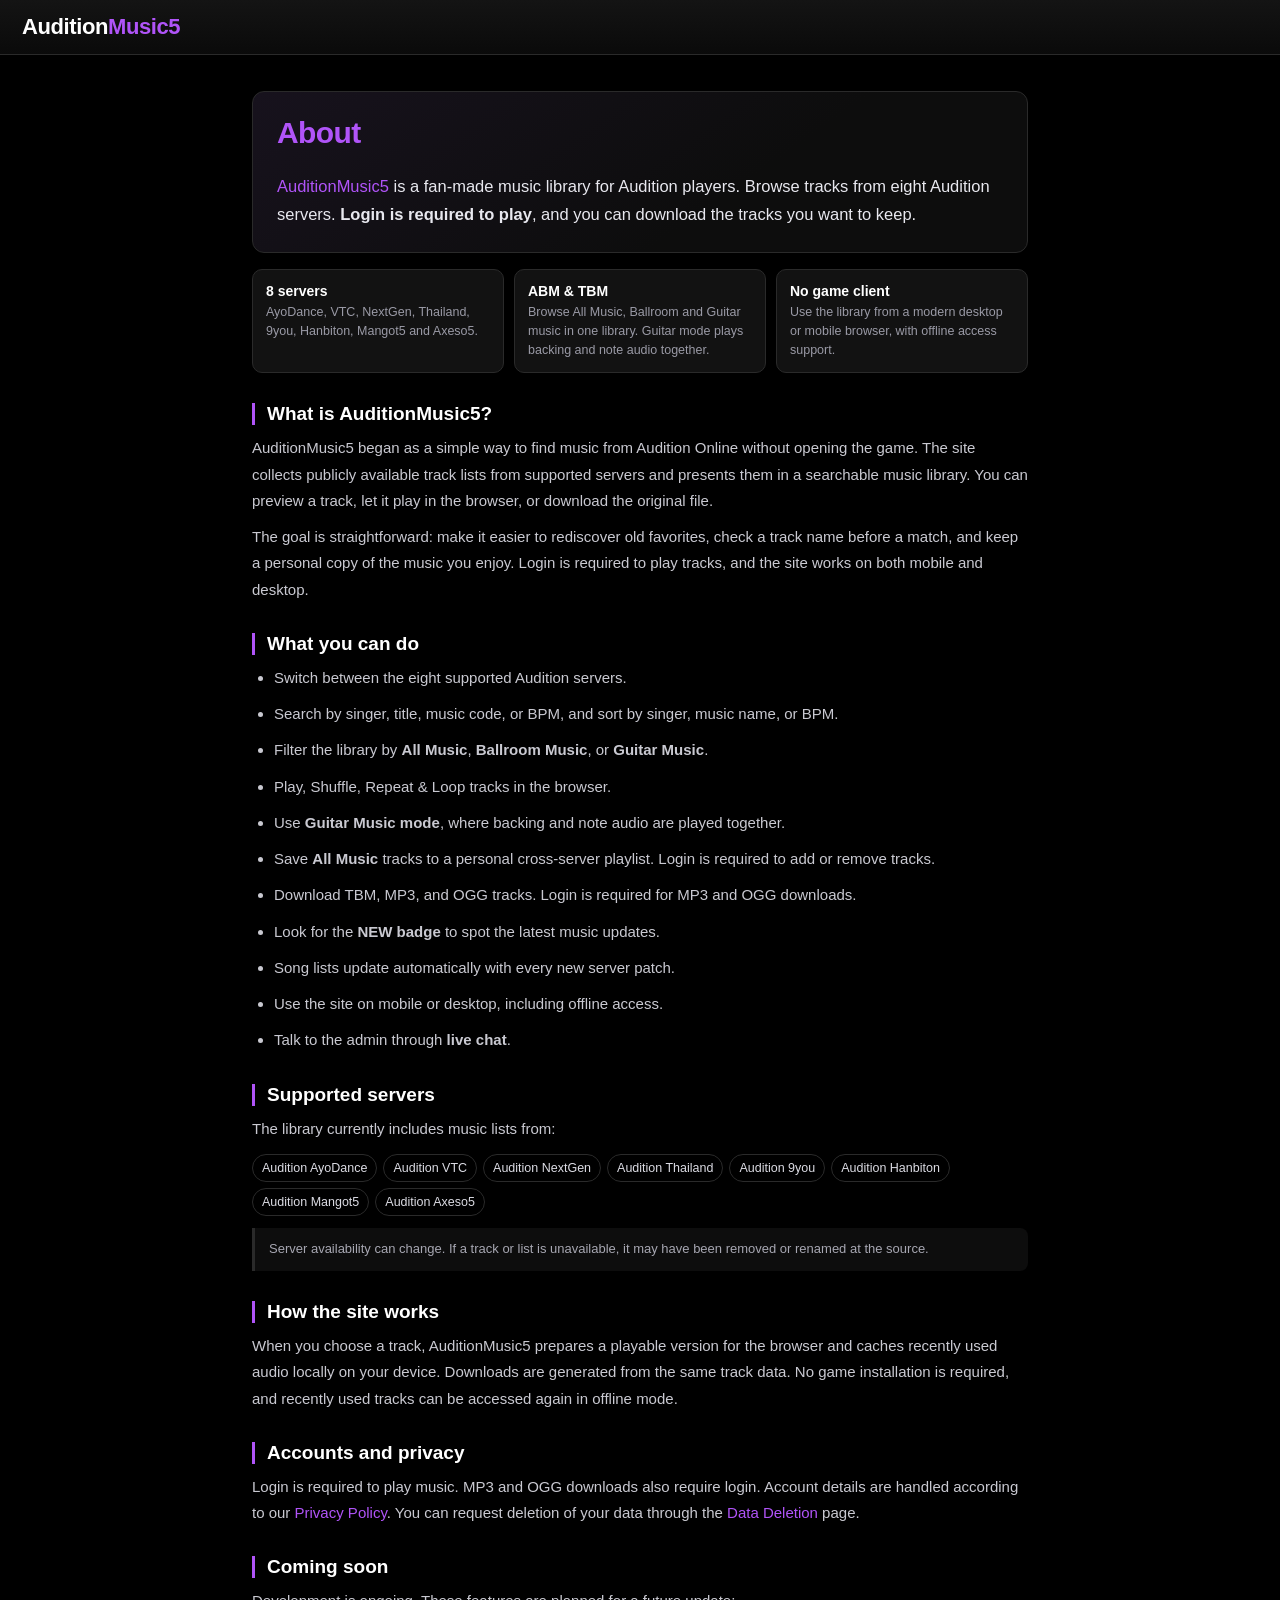
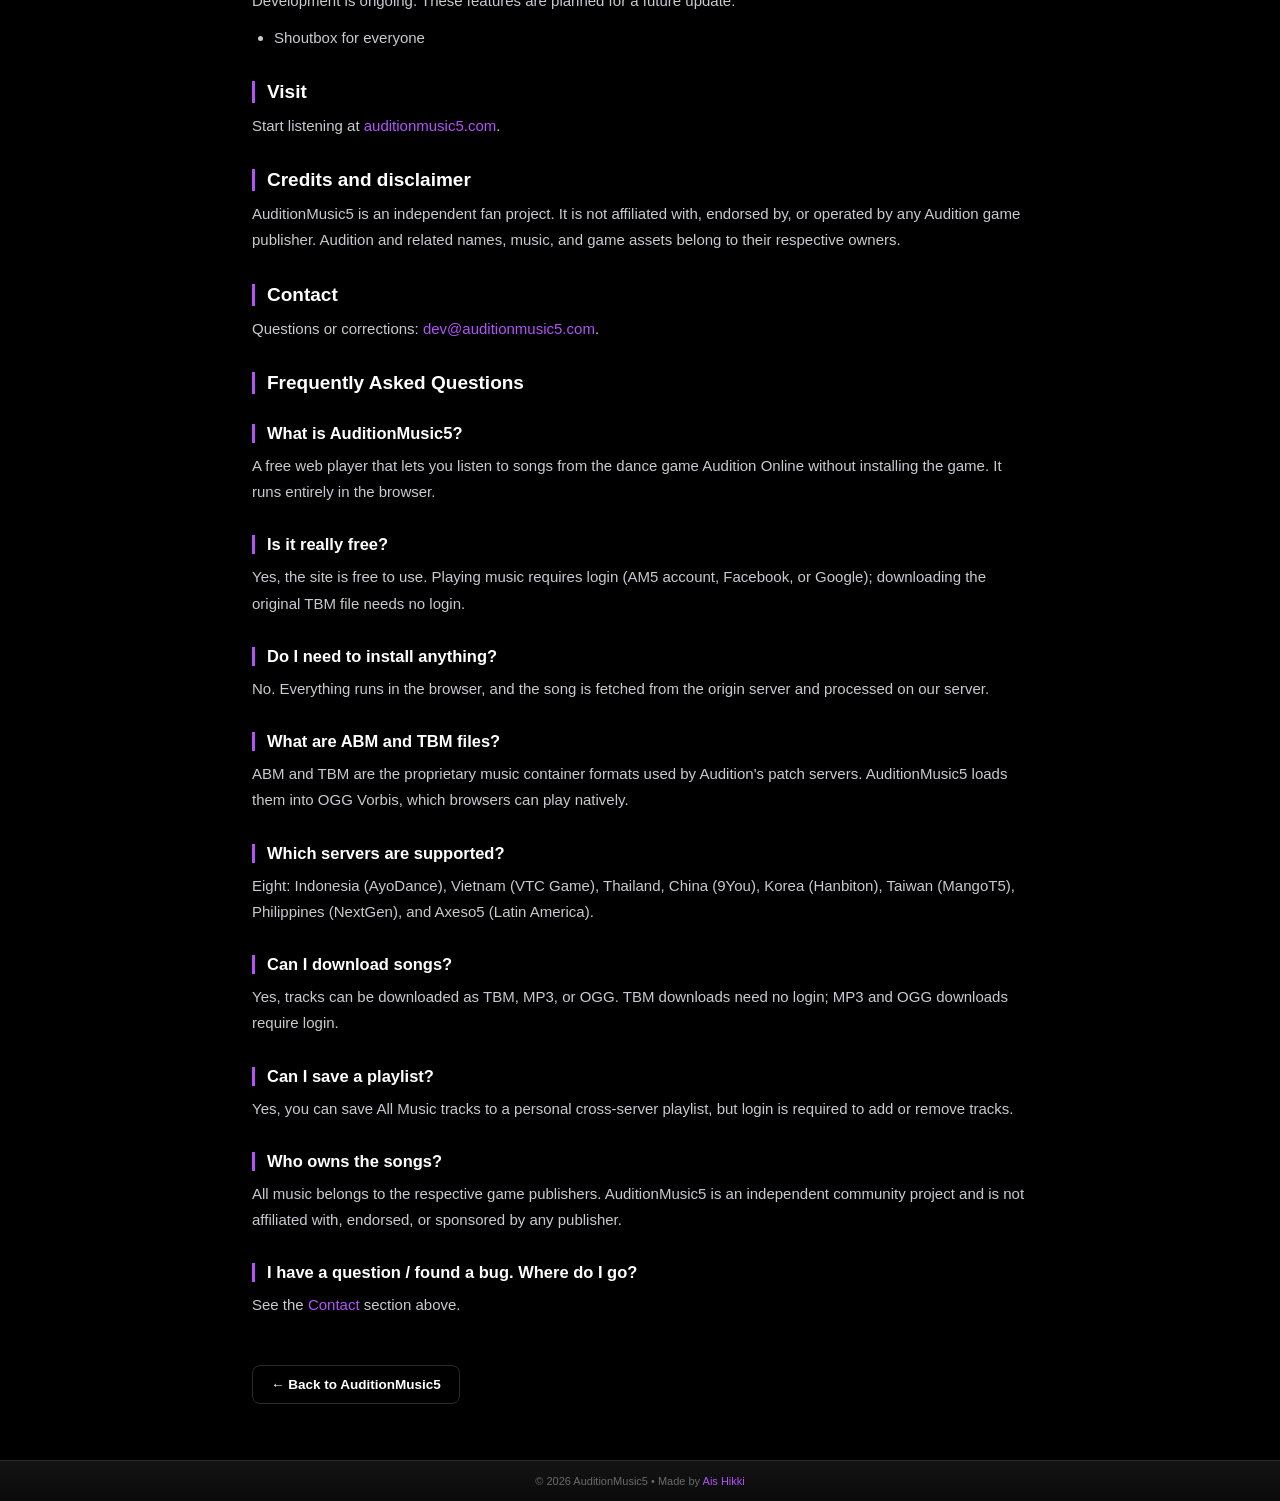
<file: about.html>
<!DOCTYPE html>
<html lang="en">
<head>
<meta charset="utf-8">
<meta name="viewport" content="width=device-width, initial-scale=1">
<meta name="robots" content="index, follow" />
<title>About - AuditionMusic5</title>
<meta name="description" content="Listen to Audition songs right in your browser. Log in to play, then stream and download music from eight Audition servers." />
<link rel="canonical" href="https://auditionmusic5.com/about.aspx">
<link rel="icon" href="image/favicon.ico" />
<link rel="apple-touch-icon-precomposed" sizes="57x57" href="image/apple-touch-icon-57x57.png" />
<link rel="apple-touch-icon-precomposed" sizes="60x60" href="image/apple-touch-icon-60x60.png" />
<link rel="apple-touch-icon-precomposed" sizes="72x72" href="image/apple-touch-icon-72x72.png" />
<link rel="apple-touch-icon-precomposed" sizes="76x76" href="image/apple-touch-icon-76x76.png" />
<link rel="apple-touch-icon-precomposed" sizes="114x114" href="image/apple-touch-icon-114x114.png" />
<link rel="apple-touch-icon-precomposed" sizes="120x120" href="image/apple-touch-icon-120x120.png" />
<link rel="apple-touch-icon-precomposed" sizes="144x144" href="image/apple-touch-icon-144x144.png" />
<link rel="apple-touch-icon-precomposed" sizes="152x152" href="image/apple-touch-icon-152x152.png" />
<link rel="apple-touch-icon" sizes="180x180" href="image/apple-touch-icon-180x180.png" />
<link rel="manifest" href="manifest.webmanifest" />
<script type="application/ld+json">
{
  "@context": "https://schema.org",
  "@type": "FAQPage",
  "mainEntity": [
    {
      "@type": "Question",
      "name": "What is AuditionMusic5?",
      "acceptedAnswer": {
        "@type": "Answer",
        "text": "A free web player that lets you listen to songs from the dance game Audition Online without installing the game. It runs entirely in the browser."
      }
    },
    {
      "@type": "Question",
      "name": "Is it really free?",
      "acceptedAnswer": {
        "@type": "Answer",
        "text": "Yes, the site is free to use. Playing music requires login (AM5 account, Facebook, or Google); downloading the original TBM file needs no login."
      }
    },
    {
      "@type": "Question",
      "name": "Do I need to install anything?",
      "acceptedAnswer": {
        "@type": "Answer",
        "text": "No. Everything runs in the browser, and the song is fetched from the origin server and processed on our server."
      }
    },
    {
      "@type": "Question",
      "name": "What are ABM and TBM files?",
      "acceptedAnswer": {
        "@type": "Answer",
        "text": "ABM and TBM are the proprietary music container formats used by Audition's patch servers. AuditionMusic5 loads them into OGG Vorbis, which browsers can play natively."
      }
    },
    {
      "@type": "Question",
      "name": "Which servers are supported?",
      "acceptedAnswer": {
        "@type": "Answer",
        "text": "Eight: Indonesia (AyoDance), Vietnam (VTC Game), Thailand, China (9You), Korea (Hanbiton), Taiwan (MangoT5), Philippines (NextGen), and Axeso5 (Latin America)."
      }
    },
    {
      "@type": "Question",
      "name": "Can I download songs?",
      "acceptedAnswer": {
        "@type": "Answer",
        "text": "Yes, tracks can be downloaded as TBM, MP3, or OGG. TBM downloads need no login; MP3 and OGG downloads require login."
      }
    },
    {
      "@type": "Question",
      "name": "Can I save a playlist?",
      "acceptedAnswer": {
        "@type": "Answer",
        "text": "Yes, you can save All Music tracks to a personal cross-server playlist, but login is required to add or remove tracks."
      }
    },
    {
      "@type": "Question",
      "name": "Who owns the songs?",
      "acceptedAnswer": {
        "@type": "Answer",
        "text": "All music belongs to the respective game publishers. AuditionMusic5 is an independent community project and is not affiliated with, endorsed, or sponsored by any publisher."
      }
    },
    {
      "@type": "Question",
      "name": "I have a question / found a bug. Where do I go?",
      "acceptedAnswer": {
        "@type": "Answer",
        "text": "See the Contact section above."
      }
    }
  ]
}
</script>
<meta property="og:type" content="website" />
<meta property="og:site_name" content="AuditionMusic5" />
<meta property="og:title" content="AuditionMusic5 - Audition Music Streaming &amp; Download" />
<meta property="og:description" content="Listen to Audition songs right in your browser. Log in to play, then stream and download music from eight Audition servers." />
<meta property="og:url" content="https://auditionmusic5.com/about.aspx" />
<meta property="og:image" content="https://auditionmusic5.com/image/og-image.jpg" />
<meta property="og:image:width" content="1200" />
<meta property="og:image:height" content="630" />
<meta property="og:image:alt" content="AuditionMusic5" />
<style>
      :root {
        --bg: #000000;
        --panel: #121212;
        --rail: #2a2a2a;
        --text: #ffffff;
        --muted: #a7a7a7;
        --accent: #b054f8;
        --accent-2: #8b3dff;
      }
      * { box-sizing: border-box; }
      body {
        margin: 0;
        background: var(--bg);
        color: var(--text);
        -webkit-font-smoothing: antialiased;
        font-family: "Segoe UI", Roboto, Helvetica, Arial, sans-serif;
      }
      header {
        background: linear-gradient(180deg, #141414 0%, #0a0a0a 100%);
        padding: 14px 22px;
        border-bottom: 1px solid var(--rail);
        box-shadow: 0 2px 18px rgba(0, 0, 0, 0.6);
      }
      header h1 { margin: 0; font-size: 22px; font-weight: 800; letter-spacing: -0.4px; color: #fff; }
      header h1 span { color: var(--accent); }
      header h1 a { color: inherit; text-decoration: none; }
      .wrap { max-width: 820px; margin: 0 auto; padding: 36px 22px 56px; }
      .wrap h2.ttl { color: var(--accent); margin: 0 0 22px; padding: 0; border: 0; font-size: 30px; font-weight: 800; letter-spacing: -0.6px; }
      .wrap h2, .wrap h3 { margin: 30px 0 10px; padding-left: 12px; border-left: 3px solid var(--accent); color: #fff; }
      .wrap h2 { font-size: 19px; }
      .wrap h3 { font-size: 16.5px; }
      p, li { margin: 10px 0; color: #c9c9d1; font-size: 15px; line-height: 1.75; }
      ul { margin: 10px 0; padding-left: 22px; }
      li p { margin: 0 0 6px; }
      a { color: var(--accent); text-decoration: none; }
      .wrap p a:hover, .wrap li a:hover { text-decoration: none; }
      .about-hero {
        border: 1px solid var(--rail);
        background: linear-gradient(145deg, #17121d 0%, #0d0d0d 62%);
        border-radius: 12px;
        padding: 24px;
        margin-bottom: 8px;
      }
      .about-lead { margin: 0; color: #e8e8ef; font-size: 16.5px; line-height: 1.7; }
      .about-grid {
        display: grid;
        grid-template-columns: repeat(3, 1fr);
        gap: 10px;
        margin: 16px 0 0;
      }
      .about-card {
        background: var(--panel);
        border: 1px solid var(--rail);
        border-radius: 10px;
        padding: 13px;
      }
      .about-card strong { display: block; margin-bottom: 4px; color: #fff; font-size: 14px; }
      .about-card span { display: block; color: #9a9aa6; font-size: 12.5px; line-height: 1.5; }
      .server-list { display: flex; flex-wrap: wrap; gap: 6px; list-style: none; margin: 12px 0; padding: 0; }
      .server-list li {
        margin: 0;
        padding: 5px 9px;
        border: 1px solid var(--rail);
        border-radius: 999px;
        color: #dcdce4;
        font-size: 12.5px;
        line-height: 1.3;
      }
      .note {
        border-left: 3px solid var(--rail);
        border-radius: 0 8px 8px 0;
        background: #0d0d0d;
        padding: 10px 14px;
        color: #a7a7b2;
        font-size: 13px;
      }
      .back {
        display: inline-block;
        margin-top: 36px;
        padding: 11px 18px;
        border: 1px solid var(--rail);
        border-radius: 8px;
        color: #fff;
        font-size: 13.5px;
        font-weight: 600;
      }
      .back:hover { border-color: var(--accent); text-decoration: none; }
      footer {
        text-align: center;
        font-size: 11px;
        color: #6a6a6a;
        padding: 14px;
        background: linear-gradient(180deg, #141414 0%, #0a0a0a 100%);
        border-top: 1px solid var(--rail);
      }
      footer a { color: var(--accent); text-decoration: none; }
      footer a:hover { text-decoration: none; }
      @media (max-width: 640px) {
        .about-grid { grid-template-columns: 1fr; }
      }
      @media (max-width: 560px) {
        header { padding: 12px 16px; }
        header h1 { font-size: 19px; }
        .wrap { padding: 26px 16px 44px; }
        .wrap h2.ttl { margin-bottom: 18px; font-size: 24px; letter-spacing: -0.4px; }
        .wrap h2 { font-size: 17.5px; }
        .wrap h3 { font-size: 15.5px; }
        p, li { font-size: 14.5px; line-height: 1.7; }
        .about-hero { padding: 18px; }
        .about-lead { font-size: 15px; }
      }
</style>
</head>
<body>
<header><h1><a href="/">Audition<span>Music5</span></a></h1></header>
<main class="wrap">
  <div class="about-hero">
    <h2 class="ttl">About</h2>
    <p class="about-lead"><a href="/">AuditionMusic5</a> is a fan-made music library for Audition players. Browse tracks from eight Audition servers. <strong>Login is required to play</strong>, and you can download the tracks you want to keep.</p>
  </div>

  <div class="about-grid" aria-label="AuditionMusic5 at a glance">
    <div class="about-card"><strong>8 servers</strong><span>AyoDance, VTC, NextGen, Thailand, 9you, Hanbiton, Mangot5 and Axeso5.</span></div>
    <div class="about-card"><strong>ABM &amp; TBM</strong><span>Browse All Music, Ballroom and Guitar music in one library. Guitar mode plays backing and note audio together.</span></div>
    <div class="about-card"><strong>No game client</strong><span>Use the library from a modern desktop or mobile browser, with offline access support.</span></div>
  </div>

  <h2>What is AuditionMusic5?</h2>
  <p>AuditionMusic5 began as a simple way to find music from Audition Online without opening the game. The site collects publicly available track lists from supported servers and presents them in a searchable music library. You can preview a track, let it play in the browser, or download the original file.</p>
  <p>The goal is straightforward: make it easier to rediscover old favorites, check a track name before a match, and keep a personal copy of the music you enjoy. Login is required to play tracks, and the site works on both mobile and desktop.</p>

  <h2>What you can do</h2>
  <ul>
    <li>Switch between the eight supported Audition servers.</li>
    <li>Search by singer, title, music code, or BPM, and sort by singer, music name, or BPM.</li>
    <li>Filter the library by <strong>All Music</strong>, <strong>Ballroom Music</strong>, or <strong>Guitar Music</strong>.</li>
    <li>Play, Shuffle, Repeat &amp; Loop tracks in the browser.</li>
    <li>Use <strong>Guitar Music mode</strong>, where backing and note audio are played together.</li>
    <li>Save <strong>All Music</strong> tracks to a personal cross-server playlist. Login is required to add or remove tracks.</li>
    <li>Download TBM, MP3, and OGG tracks. Login is required for MP3 and OGG downloads.</li>
    <li>Look for the <strong>NEW badge</strong> to spot the latest music updates.</li>
    <li>Song lists update automatically with every new server patch.</li>
    <li>Use the site on mobile or desktop, including offline access.</li>
    <li>Talk to the admin through <strong>live chat</strong>.</li>
  </ul>

  <h2>Supported servers</h2>
  <p>The library currently includes music lists from:</p>
  <ul class="server-list">
    <li>Audition AyoDance</li>
    <li>Audition VTC</li>
    <li>Audition NextGen</li>
    <li>Audition Thailand</li>
    <li>Audition 9you</li>
    <li>Audition Hanbiton</li>
    <li>Audition Mangot5</li>
    <li>Audition Axeso5</li>
  </ul>
  <p class="note">Server availability can change. If a track or list is unavailable, it may have been removed or renamed at the source.</p>

  <h2>How the site works</h2>
  <p>When you choose a track, AuditionMusic5 prepares a playable version for the browser and caches recently used audio locally on your device. Downloads are generated from the same track data. No game installation is required, and recently used tracks can be accessed again in offline mode.</p>

  <h2>Accounts and privacy</h2>
  <p>Login is required to play music. MP3 and OGG downloads also require login. Account details are handled according to our <a href="/privacy.aspx" target="_blank" rel="nofollow noopener">Privacy Policy</a>. You can request deletion of your data through the <a href="/data-deletion.aspx" target="_blank" rel="nofollow noopener">Data Deletion</a> page.</p>

  <h2>Coming soon</h2>
  <p>Development is ongoing. These features are planned for a future update:</p>
  <ul>
    <li>Shoutbox for everyone</li>
  </ul>

  <h2>Visit</h2>
  <p>Start listening at <a href="/">auditionmusic5.com</a>.</p>

  <h2>Credits and disclaimer</h2>
  <p>AuditionMusic5 is an independent fan project. It is not affiliated with, endorsed by, or operated by any Audition game publisher. Audition and related names, music, and game assets belong to their respective owners.</p>

  <h2 id="contact">Contact</h2>
  <p>Questions or corrections: <a href="mailto:dev@auditionmusic5.com">dev@auditionmusic5.com</a>.</p>

  <h2>Frequently Asked Questions</h2>

  <h3>What is AuditionMusic5?</h3>
  <p>A free web player that lets you listen to songs from the dance game Audition Online without installing the game. It runs entirely in the browser.</p>

  <h3>Is it really free?</h3>
  <p>Yes, the site is free to use. Playing music requires login (AM5 account, Facebook, or Google); downloading the original TBM file needs no login.</p>

  <h3>Do I need to install anything?</h3>
  <p>No. Everything runs in the browser, and the song is fetched from the origin server and processed on our server.</p>

  <h3>What are ABM and TBM files?</h3>
  <p>ABM and TBM are the proprietary music container formats used by Audition's patch servers. AuditionMusic5 loads them into OGG Vorbis, which browsers can play natively.</p>

  <h3>Which servers are supported?</h3>
  <p>Eight: Indonesia (AyoDance), Vietnam (VTC Game), Thailand, China (9You), Korea (Hanbiton), Taiwan (MangoT5), Philippines (NextGen), and Axeso5 (Latin America).</p>

  <h3>Can I download songs?</h3>
  <p>Yes, tracks can be downloaded as TBM, MP3, or OGG. TBM downloads need no login; MP3 and OGG downloads require login.</p>

  <h3>Can I save a playlist?</h3>
  <p>Yes, you can save All Music tracks to a personal cross-server playlist, but login is required to add or remove tracks.</p>

  <h3>Who owns the songs?</h3>
  <p>All music belongs to the respective game publishers. AuditionMusic5 is an independent community project and is not affiliated with, endorsed, or sponsored by any publisher.</p>

  <h3>I have a question / found a bug. Where do I go?</h3>
  <p>See the <a href="#contact">Contact</a> section above.</p>

  <a class="back" href="/">&larr; Back to AuditionMusic5</a>
</main>
<footer>&copy; <span id="yr">2026</span> AuditionMusic5 &bull; Made by <a href="https://www.facebook.com/raiszhe">Ais Hikki</a></footer>
<script>document.getElementById("yr").textContent = new Date().getFullYear();</script>
</body>
</html>
</file>
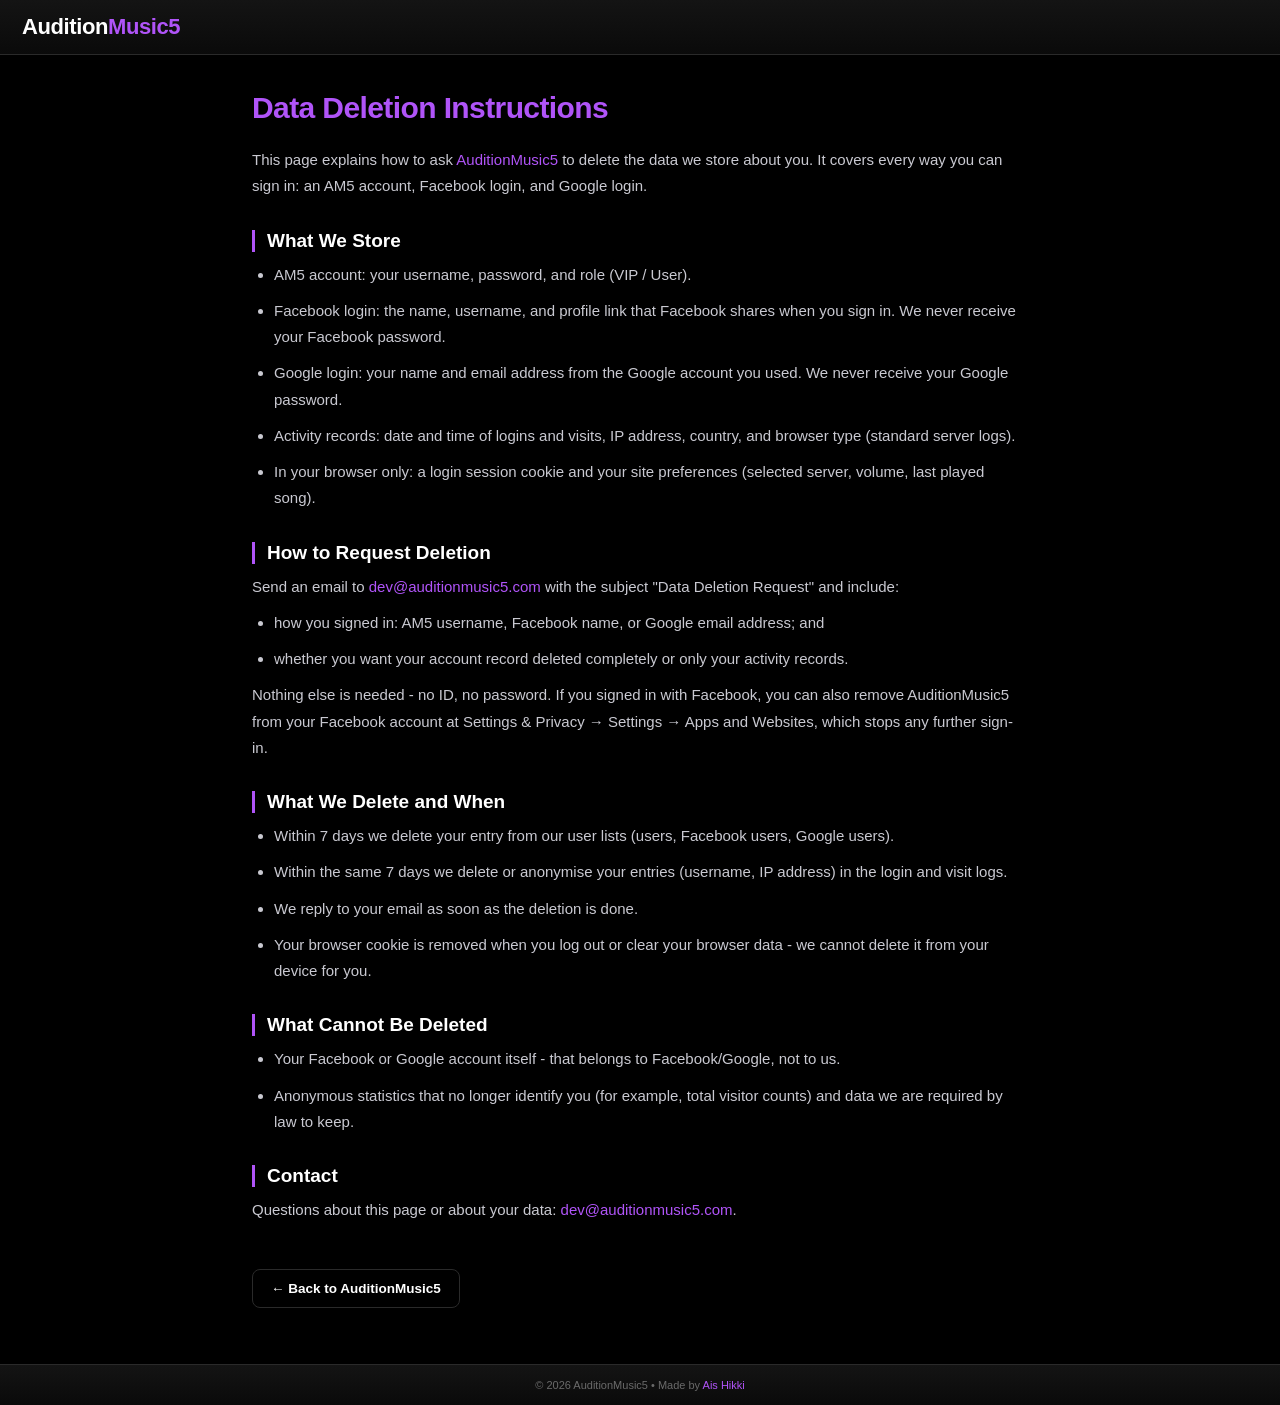
<file: data-deletion.html>
<!DOCTYPE html>
<html lang="en">
<head>
<meta charset="utf-8">
<meta name="viewport" content="width=device-width, initial-scale=1">
<meta name="robots" content="noindex, follow" />
<title>Data Deletion - AuditionMusic5</title>
<link rel="canonical" href="https://auditionmusic5.com/data-deletion.aspx">
<link rel="icon" href="image/favicon.ico" />
<link rel="apple-touch-icon-precomposed" sizes="57x57" href="image/apple-touch-icon-57x57.png" />
<link rel="apple-touch-icon-precomposed" sizes="60x60" href="image/apple-touch-icon-60x60.png" />
<link rel="apple-touch-icon-precomposed" sizes="72x72" href="image/apple-touch-icon-72x72.png" />
<link rel="apple-touch-icon-precomposed" sizes="76x76" href="image/apple-touch-icon-76x76.png" />
<link rel="apple-touch-icon-precomposed" sizes="114x114" href="image/apple-touch-icon-114x114.png" />
<link rel="apple-touch-icon-precomposed" sizes="120x120" href="image/apple-touch-icon-120x120.png" />
<link rel="apple-touch-icon-precomposed" sizes="144x144" href="image/apple-touch-icon-144x144.png" />
<link rel="apple-touch-icon-precomposed" sizes="152x152" href="image/apple-touch-icon-152x152.png" />
<link rel="apple-touch-icon" sizes="180x180" href="image/apple-touch-icon-180x180.png" />
<link rel="manifest" href="manifest.webmanifest" />
<style>
      :root {
        --bg: #000000;
        --panel: #121212;
        --rail: #2a2a2a;
        --text: #ffffff;
        --muted: #a7a7a7;
        --accent: #b054f8;
        --accent-2: #8b3dff;
      }
      * { box-sizing: border-box; }
      body {
        margin: 0;
        background: var(--bg);
        color: var(--text);
        -webkit-font-smoothing: antialiased;
        font-family: "Segoe UI", Roboto, Helvetica, Arial, sans-serif;
      }
      header {
        background: linear-gradient(180deg, #141414 0%, #0a0a0a 100%);
        padding: 14px 22px;
        border-bottom: 1px solid var(--rail);
        box-shadow: 0 2px 18px rgba(0, 0, 0, 0.6);
      }
      header h1 { margin: 0; font-size: 22px; font-weight: 800; letter-spacing: -0.4px; color: #fff; }
      header h1 span { color: var(--accent); }
      header h1 a { color: inherit; text-decoration: none; }
      .wrap { max-width: 820px; margin: 0 auto; padding: 36px 22px 56px; }
      .wrap h2.ttl { color: var(--accent); margin: 0 0 22px; padding: 0; border: 0; font-size: 30px; font-weight: 800; letter-spacing: -0.6px; }
      .wrap h2, .wrap h3 { margin: 30px 0 10px; padding-left: 12px; border-left: 3px solid var(--accent); color: #fff; }
      .wrap h2 { font-size: 19px; }
      .wrap h3 { font-size: 16.5px; }
      p, li { margin: 10px 0; color: #c9c9d1; font-size: 15px; line-height: 1.75; }
      ul { margin: 10px 0; padding-left: 22px; }
      li p { margin: 0 0 6px; }
      a { color: var(--accent); text-decoration: none; }
      /* link tanpa underline */
      .wrap p a:hover, .wrap li a:hover { text-decoration: none; }
      .back {
        display: inline-block;
        margin-top: 36px;
        padding: 11px 18px;
        border: 1px solid var(--rail);
        border-radius: 8px;
        color: #fff;
        font-size: 13.5px;
        font-weight: 600;
      }
      .back:hover { border-color: var(--accent); text-decoration: none; }
      footer {
        text-align: center;
        font-size: 11px;
        color: #6a6a6a;
        padding: 14px;
        background: linear-gradient(180deg, #141414 0%, #0a0a0a 100%);
        border-top: 1px solid var(--rail);
      }
      footer a { color: var(--accent); text-decoration: none; }
      footer a:hover { text-decoration: none; }
      @media (max-width: 560px) {
        header { padding: 12px 16px; }
        header h1 { font-size: 19px; }
        .wrap { padding: 26px 16px 44px; }
        .wrap h2.ttl { margin-bottom: 18px; font-size: 24px; letter-spacing: -0.4px; }
        .wrap h2 { font-size: 17.5px; }
        .wrap h3 { font-size: 15.5px; }
        p, li { font-size: 14.5px; line-height: 1.7; }
      }
</style>
</head>
<body>
<header><h1><a href="/">Audition<span>Music5</span></a></h1></header>
<main class="wrap">
<h2 class="ttl">Data Deletion Instructions</h2>

<p>This page explains how to ask <a href="/">AuditionMusic5</a> to delete the data we store about you. It covers every way you can sign in: an AM5 account, Facebook login, and Google login.</p>

<h2>What We Store</h2>

<ul>
    <li>AM5 account: your username, password, and role (VIP / User).</li>
    <li>Facebook login: the name, username, and profile link that Facebook shares when you sign in. We never receive your Facebook password.</li>
    <li>Google login: your name and email address from the Google account you used. We never receive your Google password.</li>
    <li>Activity records: date and time of logins and visits, IP address, country, and browser type (standard server logs).</li>
    <li>In your browser only: a login session cookie and your site preferences (selected server, volume, last played song).</li>
</ul>

<h2>How to Request Deletion</h2>

<p>Send an email to <a href="mailto:dev@auditionmusic5.com">dev@auditionmusic5.com</a> with the subject "Data Deletion Request" and include:</p>

<ul>
    <li>how you signed in: AM5 username, Facebook name, or Google email address; and</li>
    <li>whether you want your account record deleted completely or only your activity records.</li>
</ul>

<p>Nothing else is needed - no ID, no password. If you signed in with Facebook, you can also remove AuditionMusic5 from your Facebook account at Settings &amp; Privacy &rarr; Settings &rarr; Apps and Websites, which stops any further sign-in.</p>

<h2>What We Delete and When</h2>

<ul>
    <li>Within 7 days we delete your entry from our user lists (users, Facebook users, Google users).</li>
    <li>Within the same 7 days we delete or anonymise your entries (username, IP address) in the login and visit logs.</li>
    <li>We reply to your email as soon as the deletion is done.</li>
    <li>Your browser cookie is removed when you log out or clear your browser data - we cannot delete it from your device for you.</li>
</ul>

<h2>What Cannot Be Deleted</h2>

<ul>
    <li>Your Facebook or Google account itself - that belongs to Facebook/Google, not to us.</li>
    <li>Anonymous statistics that no longer identify you (for example, total visitor counts) and data we are required by law to keep.</li>
</ul>

<h2>Contact</h2>

<p>Questions about this page or about your data: <a href="mailto:dev@auditionmusic5.com">dev@auditionmusic5.com</a>.</p>

<a class="back" href="/">&larr; Back to AuditionMusic5</a>
</main>
<footer>&copy; <span id="yr">2026</span> AuditionMusic5 &bull; Made by <a href="https://www.facebook.com/raiszhe">Ais Hikki</a></footer>
<script>document.getElementById("yr").textContent = new Date().getFullYear();</script>
</body>
</html>
</file>
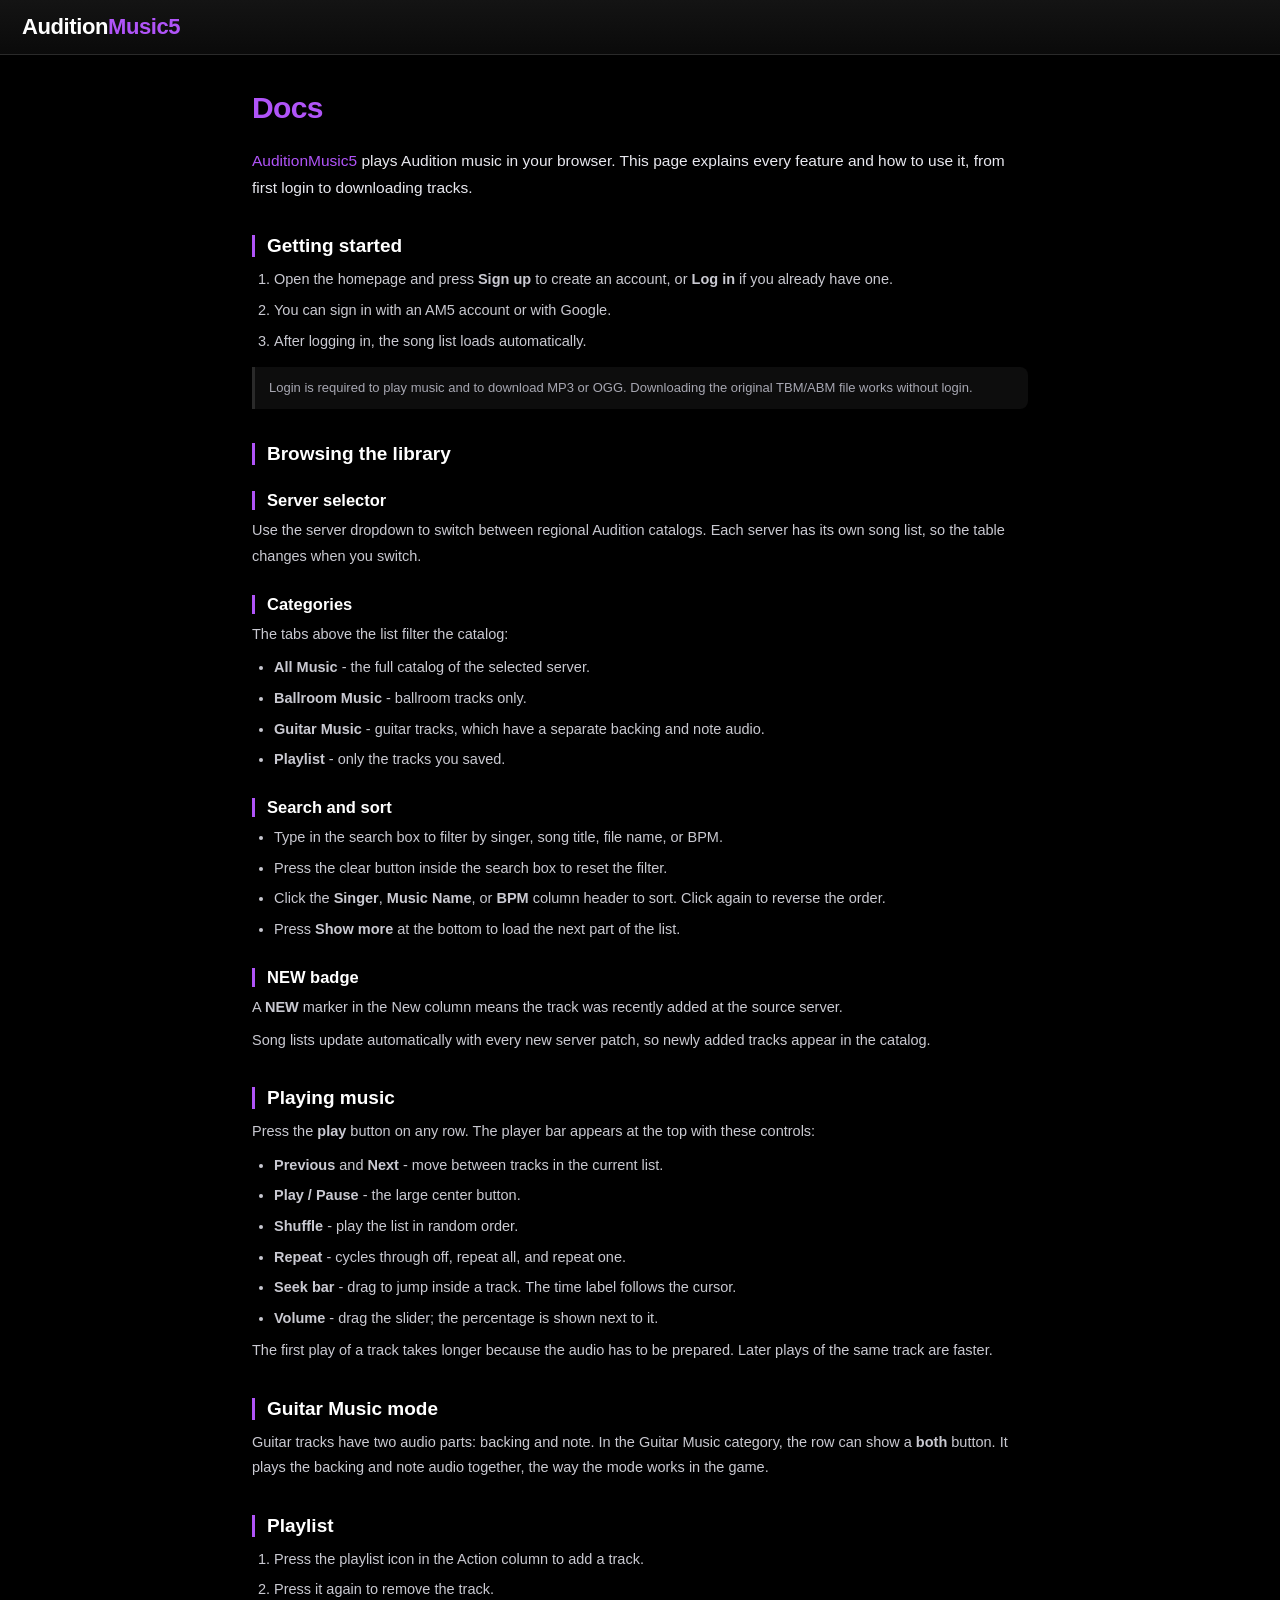
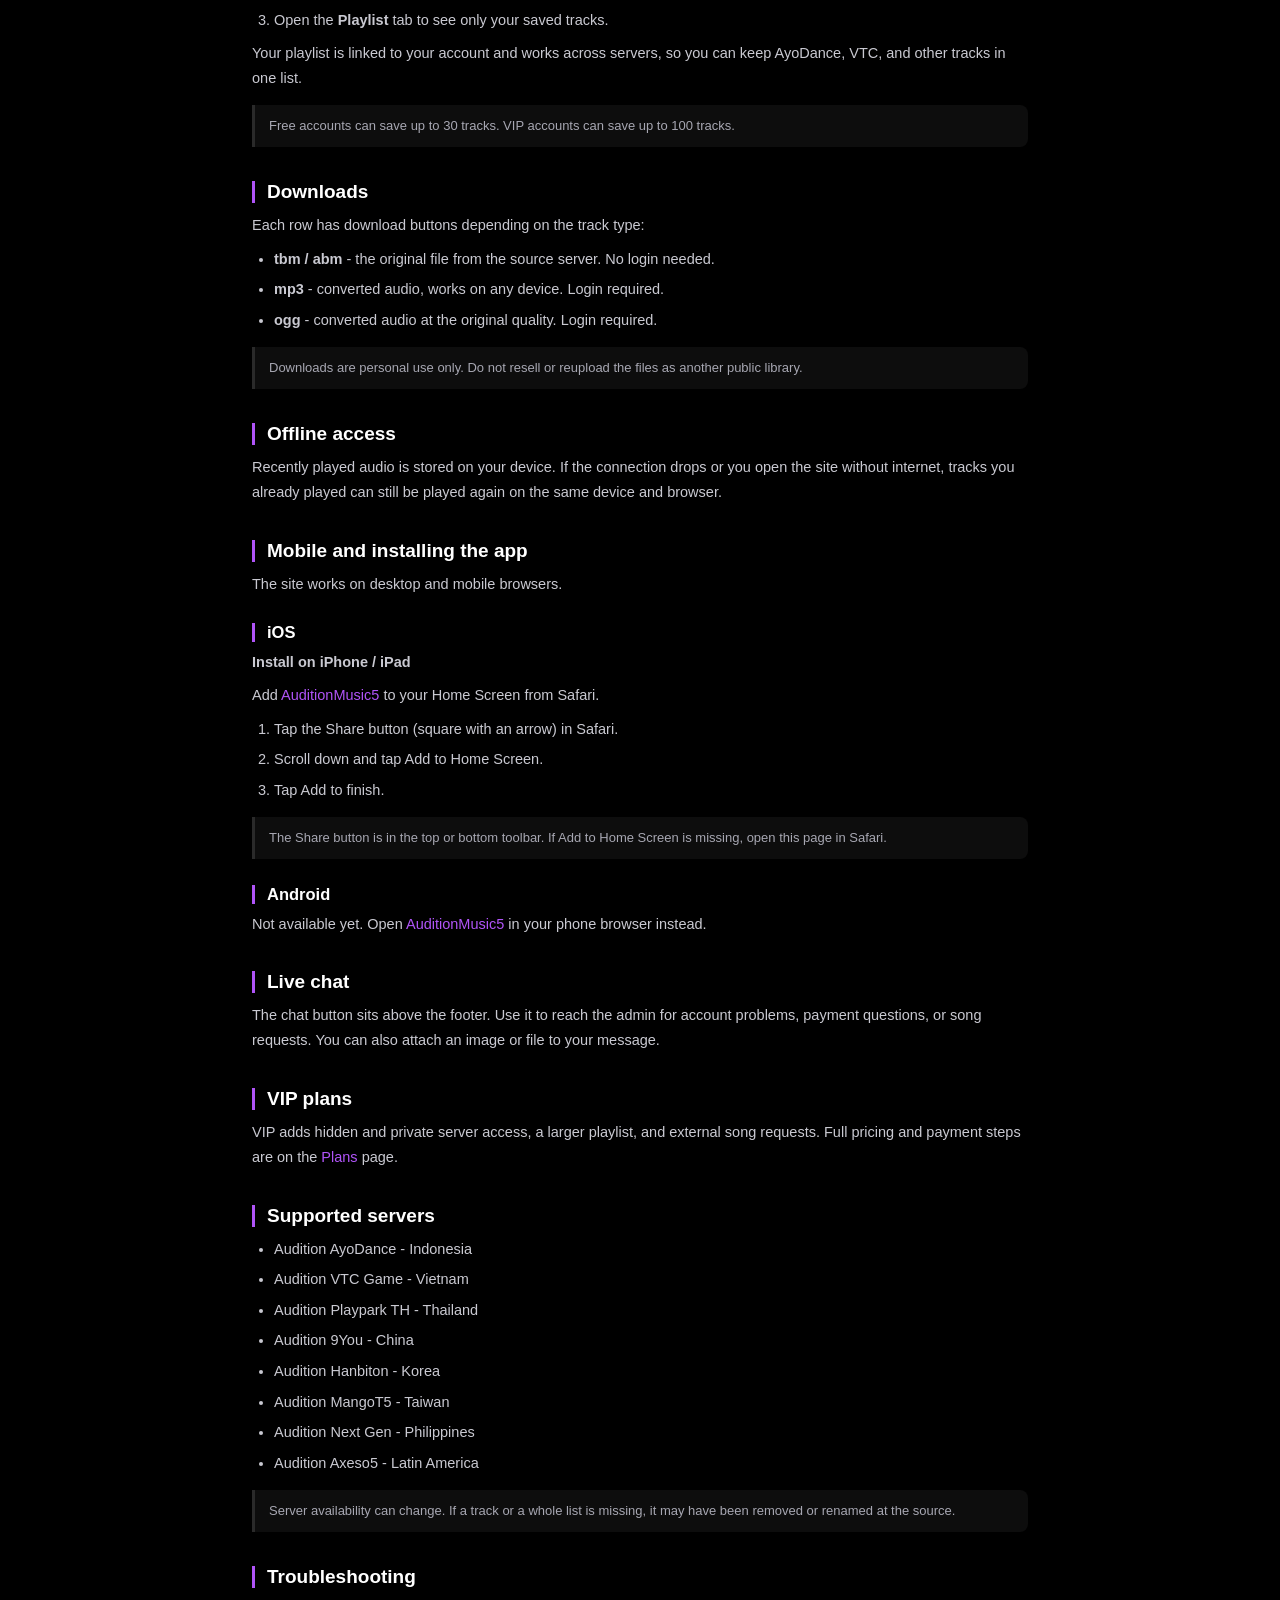
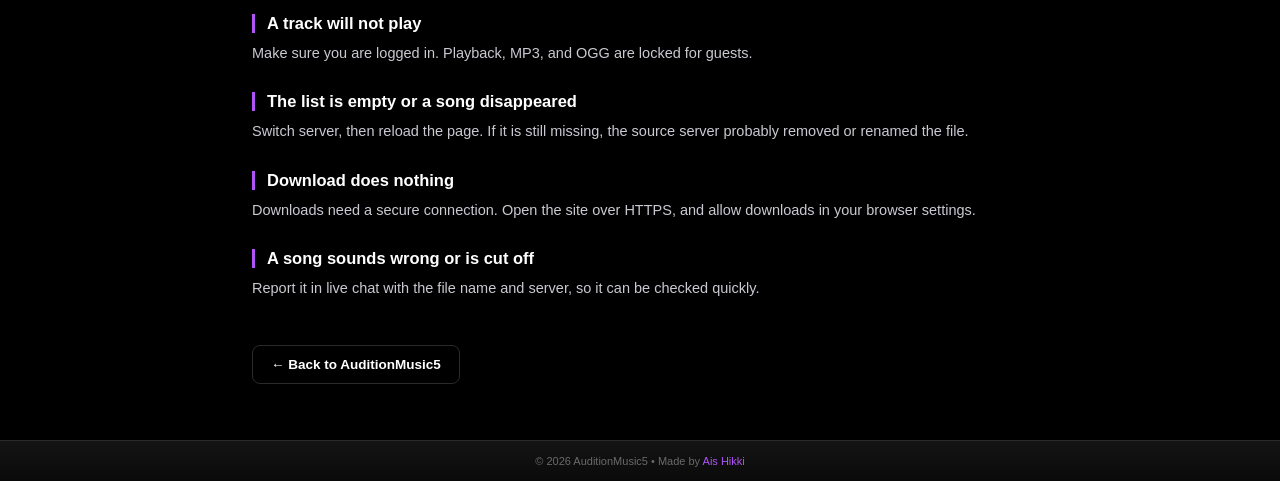
<file: docs.html>
<!DOCTYPE html>
<html lang="en">
<head>
<meta charset="utf-8">
<meta name="viewport" content="width=device-width, initial-scale=1">
<meta name="robots" content="index, follow">
<title>Docs - AuditionMusic5</title>
<meta name="description" content="How to use AuditionMusic5: browse servers, search songs, play in the browser, use Guitar Music mode, manage playlists, and download TBM, MP3, or OGG.">
<link rel="canonical" href="https://auditionmusic5.com/docs.aspx">
<link rel="icon" href="image/favicon.ico">
<link rel="apple-touch-icon" sizes="180x180" href="image/apple-touch-icon-180x180.png">
<style>
  :root {
    --bg: #000;
    --panel: #121212;
    --rail: #2a2a2a;
    --text: #fff;
    --muted: #a7a7a7;
    --accent: #b054f8;
  }
  * { box-sizing: border-box; }
  a { color: var(--accent); text-decoration: none; }
  body {
    margin: 0;
    background: var(--bg);
    color: var(--text);
    font-family: "Segoe UI", Roboto, Helvetica, Arial, sans-serif;
    -webkit-font-smoothing: antialiased;
  }
  header {
    background: linear-gradient(180deg, #141414 0%, #0a0a0a 100%);
    padding: 14px 22px;
    border-bottom: 1px solid var(--rail);
  }
  header h1 { margin: 0; font-size: 22px; font-weight: 800; letter-spacing: -0.4px; }
  header h1 span { color: var(--accent); }
  header h1 a { color: inherit; }
  main { max-width: 820px; margin: 0 auto; padding: 36px 22px 56px; }
  h2 { margin: 34px 0 10px; padding-left: 12px; border-left: 3px solid var(--accent); color: #fff; font-size: 19px; }
  h2.ttl { margin: 0 0 22px; padding: 0; border: 0; color: var(--accent); font-size: 30px; font-weight: 800; letter-spacing: -0.6px; }
  h3 { margin: 26px 0 6px; padding-left: 12px; border-left: 3px solid var(--accent); color: #fff; font-size: 16.5px; }
  p { margin: 8px 0; color: #c9c9d1; font-size: 14.5px; line-height: 1.75; }
  ul, ol { margin: 8px 0; padding-left: 22px; }
  li { margin: 6px 0; color: #c9c9d1; font-size: 14.5px; line-height: 1.7; }
  code {
    padding: 1px 5px;
    border: 1px solid var(--rail);
    border-radius: 4px;
    background: #0a0a0a;
    color: #d4a8ff;
    font-family: Consolas, "Courier New", monospace;
    font-size: 12.5px;
  }
  .lead { color: #e8e8ef; font-size: 15.5px; }
  .note {
    margin: 14px 0;
    padding: 10px 14px;
    border-left: 3px solid var(--rail);
    border-radius: 0 8px 8px 0;
    background: #0d0d0d;
    color: #a7a7b2;
    font-size: 13px;
    line-height: 1.7;
  }
  .back {
    display: inline-block;
    margin-top: 36px;
    padding: 11px 18px;
    border: 1px solid var(--rail);
    border-radius: 8px;
    color: #fff;
    font-size: 13.5px;
    font-weight: 600;
  }
  .back:hover { border-color: var(--accent); }
  footer {
    padding: 14px;
    border-top: 1px solid var(--rail);
    background: linear-gradient(180deg, #141414 0%, #0a0a0a 100%);
    color: #6a6a6a;
    font-size: 11px;
    text-align: center;
  }
  @media (max-width: 560px) {
    header { padding: 12px 16px; }
    header h1 { font-size: 19px; }
    main { padding: 26px 16px 44px; }
    h2 { font-size: 17.5px; }
    h2.ttl { margin-bottom: 18px; font-size: 24px; letter-spacing: -0.4px; }
    h3 { font-size: 15.5px; }
    p, li { font-size: 14px; }
  }
</style>
</head>
<body>
<header><h1><a href="/">Audition<span>Music5</span></a></h1></header>
<main>
  <h2 class="ttl">Docs</h2>
  <p class="lead"><a href="/">AuditionMusic5</a> plays Audition music in your browser. This page explains every feature and how to use it, from first login to downloading tracks.</p>

  <h2>Getting started</h2>
  <ol>
    <li>Open the homepage and press <strong>Sign up</strong> to create an account, or <strong>Log in</strong> if you already have one.</li>
    <li>You can sign in with an AM5 account or with Google.</li>
    <li>After logging in, the song list loads automatically.</li>
  </ol>
  <p class="note">Login is required to play music and to download MP3 or OGG. Downloading the original TBM/ABM file works without login.</p>

  <h2>Browsing the library</h2>
  <h3>Server selector</h3>
  <p>Use the server dropdown to switch between regional Audition catalogs. Each server has its own song list, so the table changes when you switch.</p>
  <h3>Categories</h3>
  <p>The tabs above the list filter the catalog:</p>
  <ul>
    <li><strong>All Music</strong> - the full catalog of the selected server.</li>
    <li><strong>Ballroom Music</strong> - ballroom tracks only.</li>
    <li><strong>Guitar Music</strong> - guitar tracks, which have a separate backing and note audio.</li>
    <li><strong>Playlist</strong> - only the tracks you saved.</li>
  </ul>
  <h3>Search and sort</h3>
  <ul>
    <li>Type in the search box to filter by singer, song title, file name, or BPM.</li>
    <li>Press the clear button inside the search box to reset the filter.</li>
    <li>Click the <strong>Singer</strong>, <strong>Music Name</strong>, or <strong>BPM</strong> column header to sort. Click again to reverse the order.</li>
    <li>Press <strong>Show more</strong> at the bottom to load the next part of the list.</li>
  </ul>
  <h3>NEW badge</h3>
  <p>A <strong>NEW</strong> marker in the New column means the track was recently added at the source server.</p>
  <p>Song lists update automatically with every new server patch, so newly added tracks appear in the catalog.</p>

  <h2>Playing music</h2>
  <p>Press the <strong>play</strong> button on any row. The player bar appears at the top with these controls:</p>
  <ul>
    <li><strong>Previous</strong> and <strong>Next</strong> - move between tracks in the current list.</li>
    <li><strong>Play / Pause</strong> - the large center button.</li>
    <li><strong>Shuffle</strong> - play the list in random order.</li>
    <li><strong>Repeat</strong> - cycles through off, repeat all, and repeat one.</li>
    <li><strong>Seek bar</strong> - drag to jump inside a track. The time label follows the cursor.</li>
    <li><strong>Volume</strong> - drag the slider; the percentage is shown next to it.</li>
  </ul>
  <p>The first play of a track takes longer because the audio has to be prepared. Later plays of the same track are faster.</p>

  <h2>Guitar Music mode</h2>
  <p>Guitar tracks have two audio parts: backing and note. In the Guitar Music category, the row can show a <strong>both</strong> button. It plays the backing and note audio together, the way the mode works in the game.</p>

  <h2>Playlist</h2>
  <ol>
    <li>Press the playlist icon in the Action column to add a track.</li>
    <li>Press it again to remove the track.</li>
    <li>Open the <strong>Playlist</strong> tab to see only your saved tracks.</li>
  </ol>
  <p>Your playlist is linked to your account and works across servers, so you can keep AyoDance, VTC, and other tracks in one list.</p>
  <p class="note">Free accounts can save up to 30 tracks. VIP accounts can save up to 100 tracks.</p>

  <h2>Downloads</h2>
  <p>Each row has download buttons depending on the track type:</p>
  <ul>
    <li><strong>tbm / abm</strong> - the original file from the source server. No login needed.</li>
    <li><strong>mp3</strong> - converted audio, works on any device. Login required.</li>
    <li><strong>ogg</strong> - converted audio at the original quality. Login required.</li>
  </ul>
  <p class="note">Downloads are personal use only. Do not resell or reupload the files as another public library.</p>

  <h2>Offline access</h2>
  <p>Recently played audio is stored on your device. If the connection drops or you open the site without internet, tracks you already played can still be played again on the same device and browser.</p>

  <h2>Mobile and installing the app</h2>
  <p>The site works on desktop and mobile browsers.</p>

  <h3>iOS</h3>
  <p><strong>Install on iPhone / iPad</strong></p>
  <p>Add <a href="/">AuditionMusic5</a> to your Home Screen from Safari.</p>
  <ol>
    <li>Tap the Share button (square with an arrow) in Safari.</li>
    <li>Scroll down and tap Add to Home Screen.</li>
    <li>Tap Add to finish.</li>
  </ol>
  <p class="note">The Share button is in the top or bottom toolbar. If Add to Home Screen is missing, open this page in Safari.</p>

  <h3>Android</h3>
  <p>Not available yet. Open <a href="/">AuditionMusic5</a> in your phone browser instead.</p>

  <h2>Live chat</h2>
  <p>The chat button sits above the footer. Use it to reach the admin for account problems, payment questions, or song requests. You can also attach an image or file to your message.</p>

  <h2>VIP plans</h2>
  <p>VIP adds hidden and private server access, a larger playlist, and external song requests. Full pricing and payment steps are on the <a href="/plans.aspx">Plans</a> page.</p>

  <h2>Supported servers</h2>
  <ul>
    <li>Audition AyoDance - Indonesia</li>
    <li>Audition VTC Game - Vietnam</li>
    <li>Audition Playpark TH - Thailand</li>
    <li>Audition 9You - China</li>
    <li>Audition Hanbiton - Korea</li>
    <li>Audition MangoT5 - Taiwan</li>
    <li>Audition Next Gen - Philippines</li>
    <li>Audition Axeso5 - Latin America</li>
  </ul>
  <p class="note">Server availability can change. If a track or a whole list is missing, it may have been removed or renamed at the source.</p>

  <h2>Troubleshooting</h2>
  <h3>A track will not play</h3>
  <p>Make sure you are logged in. Playback, MP3, and OGG are locked for guests.</p>
  <h3>The list is empty or a song disappeared</h3>
  <p>Switch server, then reload the page. If it is still missing, the source server probably removed or renamed the file.</p>
  <h3>Download does nothing</h3>
  <p>Downloads need a secure connection. Open the site over HTTPS, and allow downloads in your browser settings.</p>
  <h3>A song sounds wrong or is cut off</h3>
  <p>Report it in live chat with the file name and server, so it can be checked quickly.</p>

  <a class="back" href="/">&larr; Back to AuditionMusic5</a>
</main>
<footer>&copy; <span id="yr">2026</span> AuditionMusic5 &bull; Made by <a href="https://www.facebook.com/raiszhe">Ais Hikki</a></footer>
<script>document.getElementById("yr").textContent = new Date().getFullYear();</script>
</body>
</html>
</file>
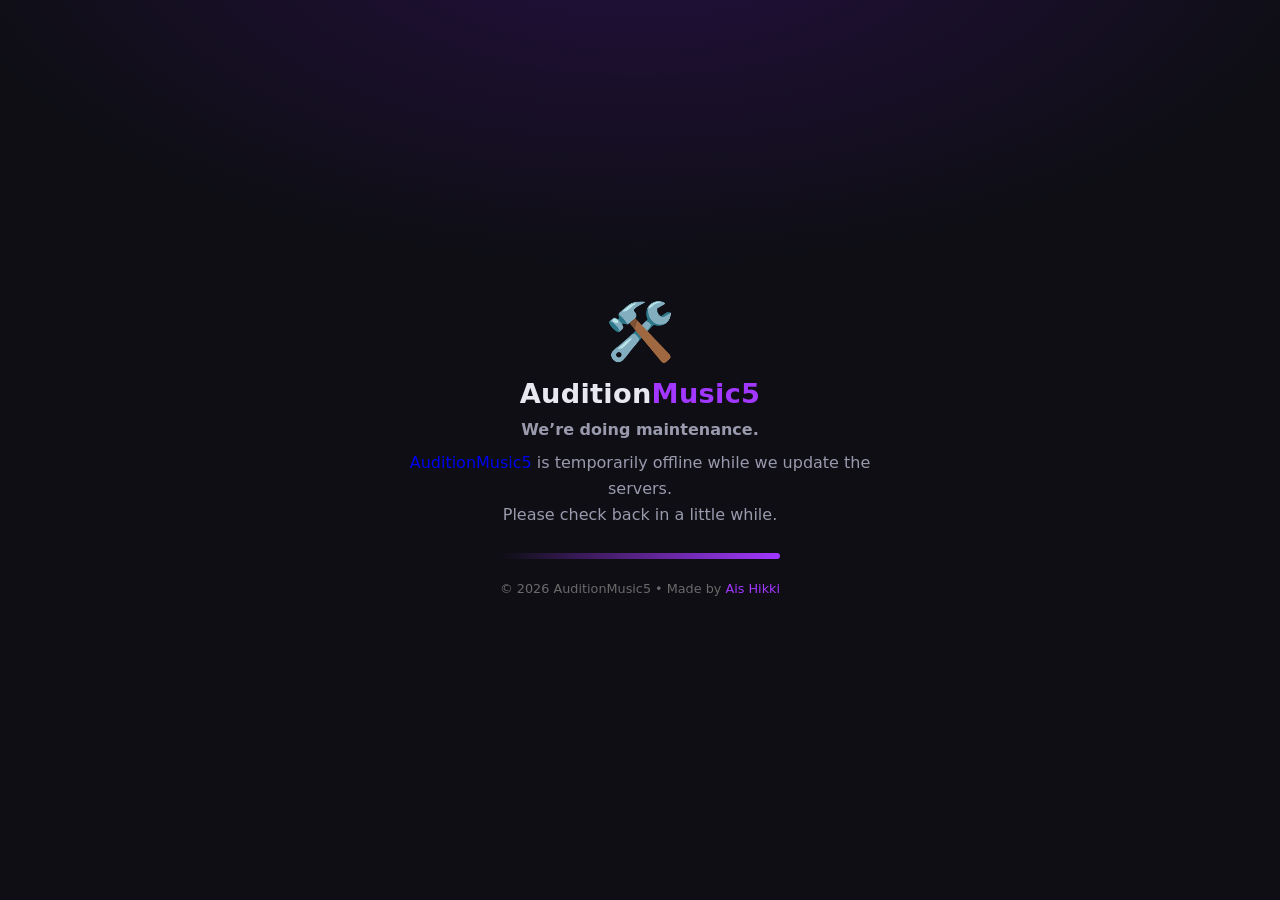
<file: maintenance.html>
<!DOCTYPE html>
<html lang="en">
<head>
<meta charset="utf-8">
<meta name="viewport" content="width=device-width, initial-scale=1">
<meta name="robots" content="noindex">
<title>Maintenance - AuditionMusic5</title>
<link rel="icon" href="image/favicon.ico" />
<link rel="apple-touch-icon-precomposed" sizes="57x57" href="image/apple-touch-icon-57x57.png" />
<link rel="apple-touch-icon-precomposed" sizes="60x60" href="image/apple-touch-icon-60x60.png" />
<link rel="apple-touch-icon-precomposed" sizes="72x72" href="image/apple-touch-icon-72x72.png" />
<link rel="apple-touch-icon-precomposed" sizes="76x76" href="image/apple-touch-icon-76x76.png" />
<link rel="apple-touch-icon-precomposed" sizes="114x114" href="image/apple-touch-icon-114x114.png" />
<link rel="apple-touch-icon-precomposed" sizes="120x120" href="image/apple-touch-icon-120x120.png" />
<link rel="apple-touch-icon-precomposed" sizes="144x144" href="image/apple-touch-icon-144x144.png" />
<link rel="apple-touch-icon-precomposed" sizes="152x152" href="image/apple-touch-icon-152x152.png" />
<link rel="apple-touch-icon" sizes="180x180" href="image/apple-touch-icon-180x180.png" />
<link rel="manifest" href="manifest.webmanifest" />
<style>
  :root { --accent:#a238ff; --bg:#0e0e14; --panel:#171722; --text:#e8e8f0; --muted:#9a9aae; }
  * { box-sizing:border-box; }
  a { text-decoration:none; }
  html, body { margin:0; height:100%; }
  body {
    background:radial-gradient(1200px 600px at 50% -10%, #241040 0%, var(--bg) 60%);
    color:var(--text); font-family:system-ui,-apple-system,"Segoe UI",Roboto,Arial,sans-serif;
    display:flex; align-items:center; justify-content:center; padding:24px; text-align:center;
  }
  .card { max-width:520px; width:100%; }
  .ico { font-size:56px; line-height:1; }
  h1 { font-size:1.7rem; margin:18px 0 6px; letter-spacing:.3px; }
  h1 span { color:var(--accent); }
  p { color:var(--muted); line-height:1.6; margin:8px 0; }
  .bar {
    height:6px; border-radius:3px; margin:26px auto 0; max-width:280px;
    background:linear-gradient(90deg, transparent, var(--accent), transparent);
    background-size:200% 100%; animation:sw 1.4s linear infinite;
  }
  @keyframes sw { from { background-position:200% 0; } to { background-position:-200% 0; } }
  .ver { margin-top:22px; font-size:.8rem; color:#6a6a6a; }
  .ver a { color:var(--accent); text-decoration:none; }
  .ver a:hover { text-decoration: none; }
</style>
</head>
<body>
  <main class="card">
    <div class="ico">🛠️</div>
    <h1>Audition<span>Music5</span></h1>
    <p><strong>We&rsquo;re doing maintenance.</strong></p>
    <p><a href="/">AuditionMusic5</a> is temporarily offline while we update the servers.<br>
       Please check back in a little while.</p>
    <div class="bar"></div>
    <div class="ver">&copy; <span id="yr"></span> AuditionMusic5 &bull; Made by <a href="https://www.facebook.com/raiszhe">Ais Hikki</a></div>
  </main>
  <script src="js/guard.js?v=900"></script>
<script src="js/tip.js?v=900"></script>
  <script>document.getElementById("yr").textContent = new Date().getFullYear();</script>
</body>
</html>
</file>
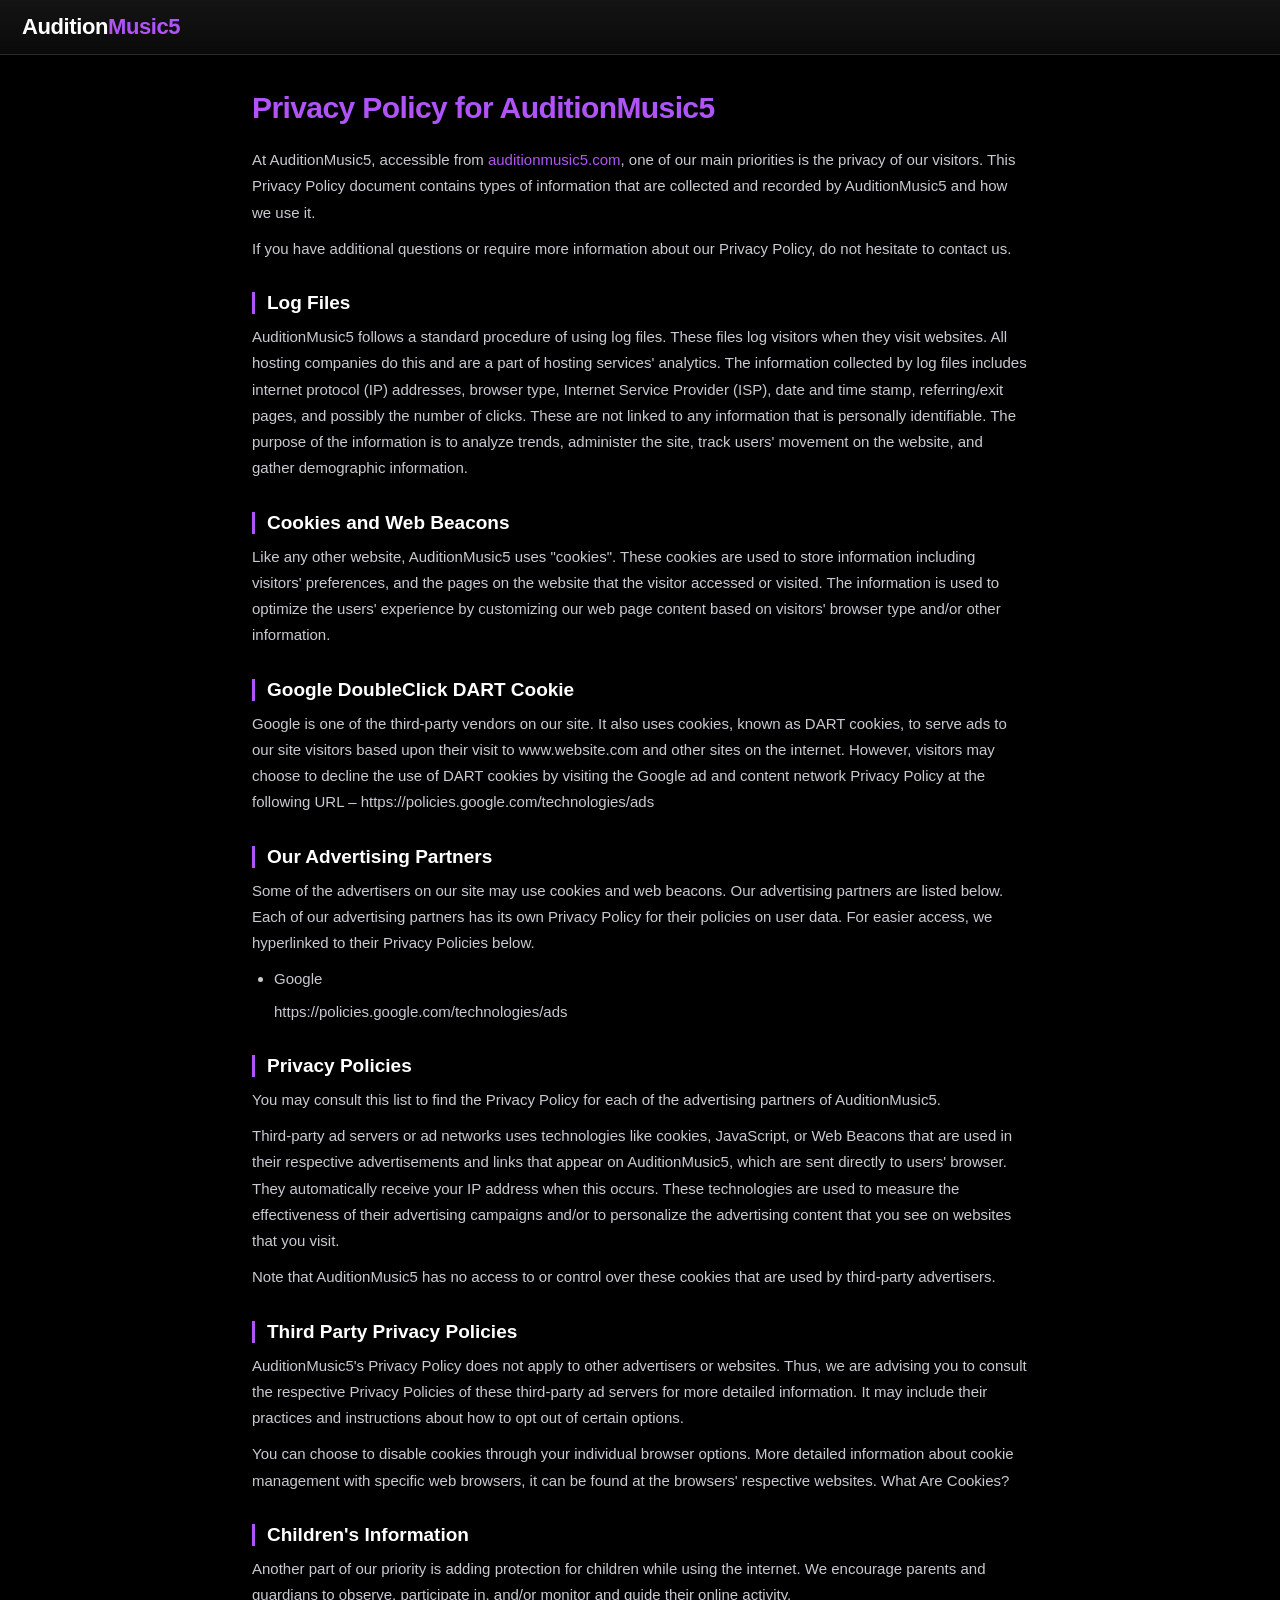
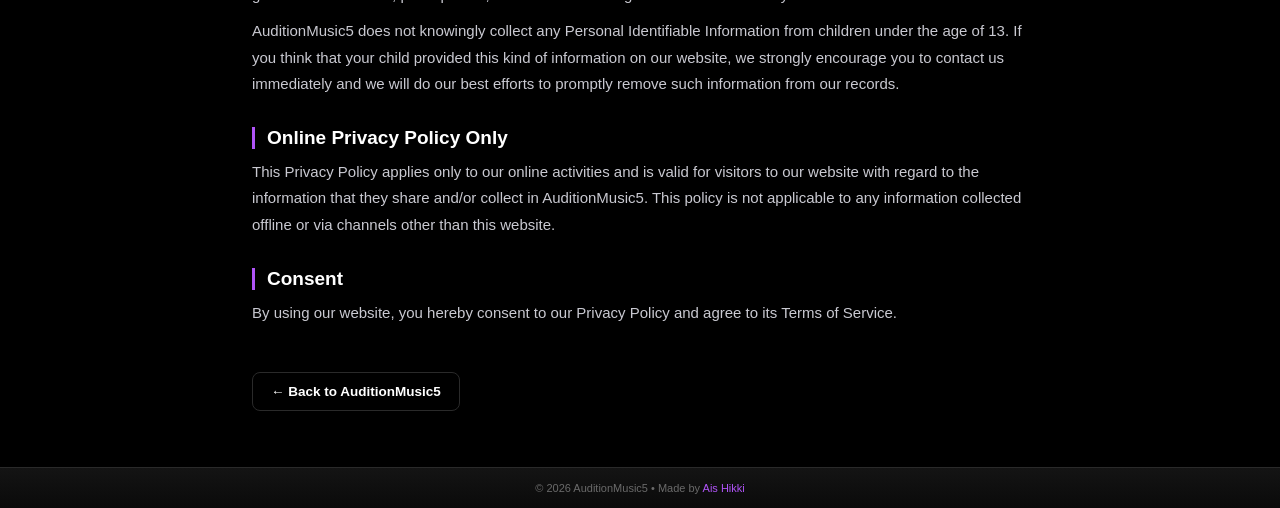
<file: privacy.html>
<!DOCTYPE html>
<html lang="en">
<head>
<meta charset="utf-8">
<meta name="viewport" content="width=device-width, initial-scale=1">
<meta name="robots" content="noindex, follow" />
<title>Privacy Policy - AuditionMusic5</title>
<link rel="canonical" href="https://auditionmusic5.com/privacy.aspx">
<link rel="icon" href="image/favicon.ico" />
<link rel="apple-touch-icon-precomposed" sizes="57x57" href="image/apple-touch-icon-57x57.png" />
<link rel="apple-touch-icon-precomposed" sizes="60x60" href="image/apple-touch-icon-60x60.png" />
<link rel="apple-touch-icon-precomposed" sizes="72x72" href="image/apple-touch-icon-72x72.png" />
<link rel="apple-touch-icon-precomposed" sizes="76x76" href="image/apple-touch-icon-76x76.png" />
<link rel="apple-touch-icon-precomposed" sizes="114x114" href="image/apple-touch-icon-114x114.png" />
<link rel="apple-touch-icon-precomposed" sizes="120x120" href="image/apple-touch-icon-120x120.png" />
<link rel="apple-touch-icon-precomposed" sizes="144x144" href="image/apple-touch-icon-144x144.png" />
<link rel="apple-touch-icon-precomposed" sizes="152x152" href="image/apple-touch-icon-152x152.png" />
<link rel="apple-touch-icon" sizes="180x180" href="image/apple-touch-icon-180x180.png" />
<link rel="manifest" href="manifest.webmanifest" />
<style>
      :root {
        --bg: #000000;
        --panel: #121212;
        --rail: #2a2a2a;
        --text: #ffffff;
        --muted: #a7a7a7;
        --accent: #b054f8;
        --accent-2: #8b3dff;
      }
      * { box-sizing: border-box; }
      body {
        margin: 0;
        background: var(--bg);
        color: var(--text);
        -webkit-font-smoothing: antialiased;
        font-family: "Segoe UI", Roboto, Helvetica, Arial, sans-serif;
      }
      header {
        background: linear-gradient(180deg, #141414 0%, #0a0a0a 100%);
        padding: 14px 22px;
        border-bottom: 1px solid var(--rail);
        box-shadow: 0 2px 18px rgba(0, 0, 0, 0.6);
      }
      header h1 { margin: 0; font-size: 22px; font-weight: 800; letter-spacing: -0.4px; color: #fff; }
      header h1 span { color: var(--accent); }
      header h1 a { color: inherit; text-decoration: none; }
      .wrap { max-width: 820px; margin: 0 auto; padding: 36px 22px 56px; }
      .wrap h2.ttl { color: var(--accent); margin: 0 0 22px; padding: 0; border: 0; font-size: 30px; font-weight: 800; letter-spacing: -0.6px; }
      .wrap h2, .wrap h3 { margin: 30px 0 10px; padding-left: 12px; border-left: 3px solid var(--accent); color: #fff; }
      .wrap h2 { font-size: 19px; }
      .wrap h3 { font-size: 16.5px; }
      p, li { margin: 10px 0; color: #c9c9d1; font-size: 15px; line-height: 1.75; }
      ul { margin: 10px 0; padding-left: 22px; }
      li p { margin: 0 0 6px; }
      a { color: var(--accent); text-decoration: none; }
      /* link tanpa underline */
      .wrap p a:hover, .wrap li a:hover { text-decoration: none; }
      .back {
        display: inline-block;
        margin-top: 36px;
        padding: 11px 18px;
        border: 1px solid var(--rail);
        border-radius: 8px;
        color: #fff;
        font-size: 13.5px;
        font-weight: 600;
      }
      .back:hover { border-color: var(--accent); text-decoration: none; }
      footer {
        text-align: center;
        font-size: 11px;
        color: #6a6a6a;
        padding: 14px;
        background: linear-gradient(180deg, #141414 0%, #0a0a0a 100%);
        border-top: 1px solid var(--rail);
      }
      footer a { color: var(--accent); text-decoration: none; }
      footer a:hover { text-decoration: none; }
      @media (max-width: 560px) {
        header { padding: 12px 16px; }
        header h1 { font-size: 19px; }
        .wrap { padding: 26px 16px 44px; }
        .wrap h2.ttl { margin-bottom: 18px; font-size: 24px; letter-spacing: -0.4px; }
        .wrap h2 { font-size: 17.5px; }
        .wrap h3 { font-size: 15.5px; }
        p, li { font-size: 14.5px; line-height: 1.7; }
      }

</style>
</head>
<body>
<header><h1><a href="/">Audition<span>Music5</span></a></h1></header>
<main class="wrap">
<h2 class="ttl">Privacy Policy for AuditionMusic5</h2>

<p>At AuditionMusic5, accessible from <a href="/">auditionmusic5.com</a>, one of our main priorities is the privacy of our visitors. This Privacy Policy document contains types of information that are collected and recorded by AuditionMusic5 and how we use it.</p>

<p>If you have additional questions or require more information about our Privacy Policy, do not hesitate to contact us.</p>

<h2>Log Files</h2>

<p>AuditionMusic5 follows a standard procedure of using log files. These files log visitors when they visit websites. All hosting companies do this and are a part of hosting services' analytics. The information collected by log files includes internet protocol (IP) addresses, browser type, Internet Service Provider (ISP), date and time stamp, referring/exit pages, and possibly the number of clicks. These are not linked to any information that is personally identifiable. The purpose of the information is to analyze trends, administer the site, track users' movement on the website, and gather demographic information.</p>

<h2>Cookies and Web Beacons</h2>

<p>Like any other website, AuditionMusic5 uses "cookies". These cookies are used to store information including visitors' preferences, and the pages on the website that the visitor accessed or visited. The information is used to optimize the users' experience by customizing our web page content based on visitors' browser type and/or other information.</p><h2>Google DoubleClick DART Cookie</h2>

<p>Google is one of the third-party vendors on our site. It also uses cookies, known as DART cookies, to serve ads to our site visitors based upon their visit to www.website.com and other sites on the internet. However, visitors may choose to decline the use of DART cookies by visiting the Google ad and content network Privacy Policy at the following URL – https://policies.google.com/technologies/ads</p>

<h2>Our Advertising Partners</h2>

<p>Some of the advertisers on our site may use cookies and web beacons. Our advertising partners are listed below. Each of our advertising partners has its own Privacy Policy for their policies on user data. For easier access, we hyperlinked to their Privacy Policies below.</p>

<ul>
    <li>
        <p>Google</p>
        <p>https://policies.google.com/technologies/ads</p>
    </li>
</ul>

<h2>Privacy Policies</h2>

<p>You may consult this list to find the Privacy Policy for each of the advertising partners of AuditionMusic5.</p>

<p>Third-party ad servers or ad networks uses technologies like cookies, JavaScript, or Web Beacons that are used in their respective advertisements and links that appear on AuditionMusic5, which are sent directly to users' browser. They automatically receive your IP address when this occurs. These technologies are used to measure the effectiveness of their advertising campaigns and/or to personalize the advertising content that you see on websites that you visit.</p>

<p>Note that AuditionMusic5 has no access to or control over these cookies that are used by third-party advertisers.</p>

<h2>Third Party Privacy Policies</h2>

<p>AuditionMusic5's Privacy Policy does not apply to other advertisers or websites. Thus, we are advising you to consult the respective Privacy Policies of these third-party ad servers for more detailed information. It may include their practices and instructions about how to opt out of certain options. </p>

<p>You can choose to disable cookies through your individual browser options. More detailed information about cookie management with specific web browsers, it can be found at the browsers' respective websites. What Are Cookies?</p>

<h2>Children's Information</h2>

<p>Another part of our priority is adding protection for children while using the internet. We encourage parents and guardians to observe, participate in, and/or monitor and guide their online activity.</p>

<p>AuditionMusic5 does not knowingly collect any Personal Identifiable Information from children under the age of 13. If you think that your child provided this kind of information on our website, we strongly encourage you to contact us immediately and we will do our best efforts to promptly remove such information from our records.</p>

<h2>Online Privacy Policy Only</h2>

<p>This Privacy Policy applies only to our online activities and is valid for visitors to our website with regard to the information that they share and/or collect in AuditionMusic5. This policy is not applicable to any information collected offline or via channels other than this website.</p>

<h2>Consent</h2>

<p>By using our website, you hereby consent to our Privacy Policy and agree to its Terms of Service.</p>
<a class="back" href="/">&larr; Back to AuditionMusic5</a>
</main>
<footer>&copy; <span id="yr">2026</span> AuditionMusic5 &bull; Made by <a href="https://www.facebook.com/raiszhe">Ais Hikki</a></footer>
<script>document.getElementById("yr").textContent = new Date().getFullYear();</script>
</body>
</html>
</file>
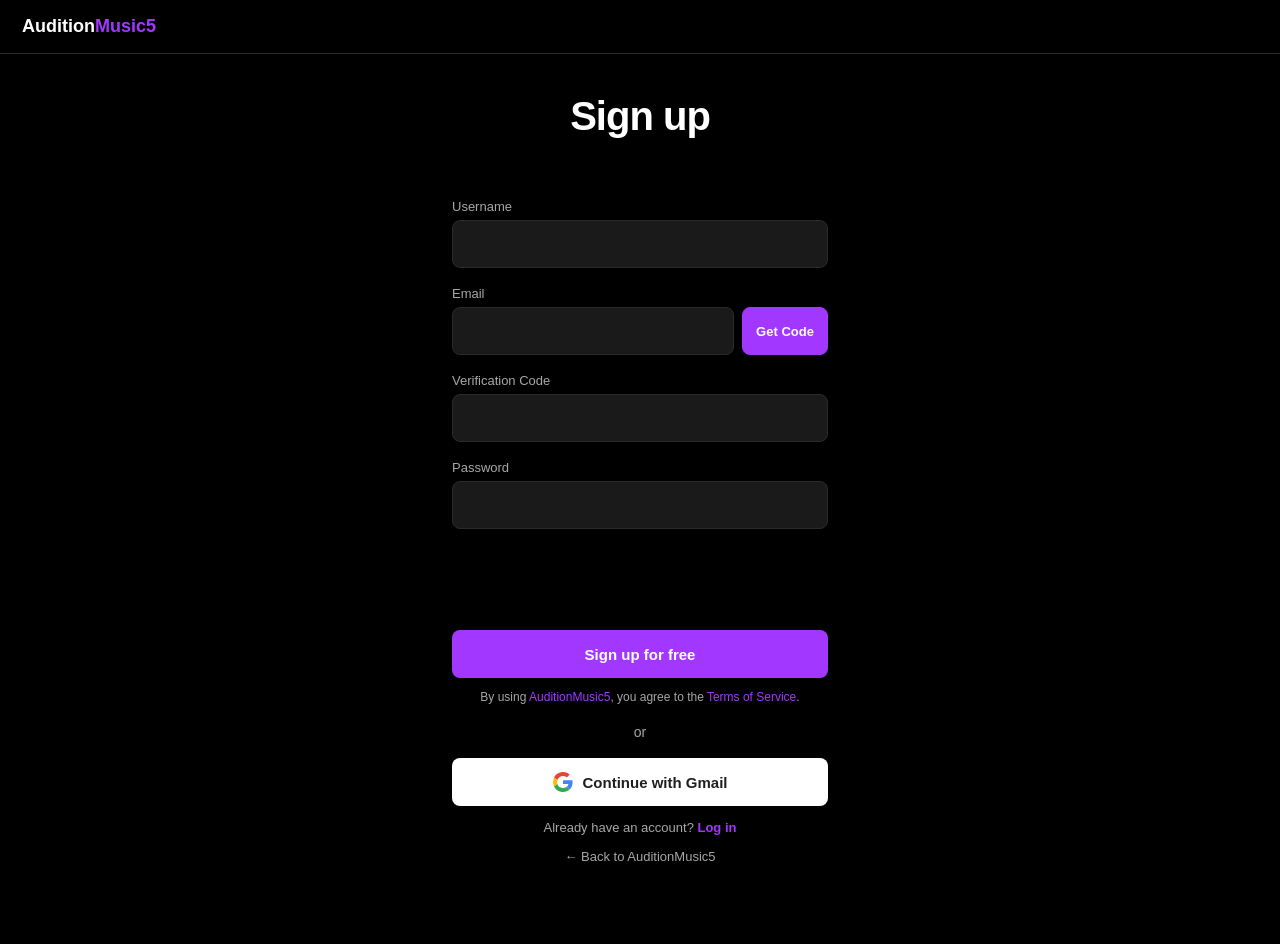
<file: signup.html>
<!DOCTYPE html>
<html lang="en">
<head>
<meta charset="utf-8">
<meta name="viewport" content="width=device-width, initial-scale=1">
<meta name="robots" content="noindex">
<title>Sign up - AuditionMusic5</title>
<link rel="icon" href="image/favicon.ico" />
<link rel="apple-touch-icon" sizes="180x180" href="image/apple-touch-icon-180x180.png" />
<link rel="manifest" href="manifest.webmanifest" />
<style>
  :root { --accent:#a238ff; --bg:#000; --panel:#1a1a1a; --text:#fff; --muted:#a7a7a7; --rail:#2a2a2a; }
  * { box-sizing: border-box; }
  a { text-decoration: none; }
  body { margin:0; background:var(--bg); color:var(--text);
    font-family:"Segoe UI",Roboto,Helvetica,Arial,sans-serif; min-height:100vh; }
  header { padding:16px 22px; border-bottom:1px solid var(--rail); }
  header h1 { margin:0; font-size:18px; font-weight:800; }
  header h1 span { color:var(--accent); }
  header h1 a { color:inherit; text-decoration:none; }
  .wrap { max-width:420px; margin:0 auto; padding:40px 22px 80px; }
  h2 { text-align:center; font-size:40px; font-weight:800; margin:0 0 30px; letter-spacing:-1px; }
  label { display:block; font-size:13px; color:var(--muted); margin:0 0 6px; }
  input[type=text], input[type=email], input[type=password] {
    width:100%; height:48px; padding:0 14px; margin-bottom:18px; background:var(--panel); color:#fff;
    border:1px solid var(--rail); border-radius:8px; font-size:16px; outline:none; }
  input:focus { border-color:var(--accent); }
  .otprow { display:flex; gap:8px; }
  .otprow input { margin-bottom:18px; }
  .otpbtn { flex:0 0 auto; width:86px; min-width:86px; height:48px; padding:0; border:1px solid var(--accent); border-radius:8px;
    background:var(--accent); color:#fff; font:inherit; font-size:13px; font-weight:700; cursor:pointer; white-space:nowrap; }
  .otpbtn:hover:not(:disabled) { filter:brightness(1.1); }
  .otpbtn:disabled { background:var(--accent); border-color:var(--accent); color:#fff; opacity:.55; cursor:default; }
  .otpbtn.loading { opacity:1; background:#3a3a3a; border-color:#444; color:#d0d0d0; }
  .btn { width:100%; height:48px; padding:0 14px; background:var(--accent); color:#fff; border:0; border-radius:8px;
    font-size:15px; font-weight:700; cursor:pointer; }
  .btn:hover { filter:brightness(1.1); }
  .btn:disabled { filter:saturate(.5) brightness(.8); cursor:default; }
  .btn.loading, .otpbtn.loading { display:flex; align-items:center; justify-content:center; gap:7px; }
  .spin { width:13px; height:13px; flex:0 0 auto; border:2px solid currentColor; border-right-color:transparent;
    border-radius:50%; animation:spin .7s linear infinite; }
  @keyframes spin { to { transform:rotate(360deg); } }
  @media (prefers-reduced-motion: reduce) { .spin { animation-duration:1.4s; } }
  .cf { width:100%; margin:0 0 18px; min-height:65px; }
  .or { text-align:center; color:var(--muted); margin:18px 0; font-size:14px; }
  .goog { display:flex; align-items:center; justify-content:center; gap:10px; width:100%; height:48px; padding:0 14px; font-family:inherit;
    background:#fff; color:#1f1f1f; border:0; border-radius:8px; font-size:15px; font-weight:700;
    cursor:pointer; text-decoration:none; }
  .goog:hover { filter:brightness(.95); }
  .goog svg { width:20px; height:20px; flex:0 0 auto; }
  .terms { margin:10px 0 0; font-size:12px; line-height:1.5; text-align:center; color:var(--muted); }
  .terms a { color:var(--accent); }
  .msg { min-height:18px; margin:0 0 12px; font-size:13px; text-align:center; color:#ff6b6b; }
  .msg.ok { color:#6ee7a8; }
  .alt { display:block; text-align:center; margin-top:14px; color:var(--muted); font-size:13px; text-decoration:none; }
  .alt a { color:var(--accent); font-weight:700; text-decoration:none; }
  .alt a:hover { text-decoration: none; }
  @media (max-width:420px) { h2 { font-size:34px; } }
</style>
</head>
<body>
<header><h1><a href="/">Audition<span>Music5</span></a></h1></header>
<main class="wrap">
  <h2>Sign up</h2>
  <div class="msg" id="msg"></div>
  <form id="f" novalidate>
    <label for="u">Username</label>
    <input type="text" id="u" autocomplete="username" maxlength="32" required>
    <label for="e">Email</label>
    <div class="otprow">
      <input type="email" id="e" autocomplete="email" maxlength="254" required>
      <button class="otpbtn" type="button" id="otpbtn">Get Code</button>
    </div>
    <label for="o">Verification Code</label>
    <input type="text" id="o" inputmode="numeric" autocomplete="one-time-code" maxlength="6" required>
    <label for="p">Password</label>
    <input type="password" id="p" autocomplete="new-password" minlength="6" required>
    <!-- turnstile -->
    <div class="cf cf-turnstile" data-sitekey="0x4AAAAAAFi1HvDgsFLNHXGT" data-theme="dark" data-size="flexible"></div>
    <button class="btn" type="submit" id="createbtn">Sign up for free</button>
    <p class="terms">By using <a href="/">AuditionMusic5</a>, you agree to the <a href="/terms.aspx" target="_blank" rel="noopener">Terms of Service</a>.</p>
  </form>
  <div class="or">or</div>
  <button class="goog" type="button" id="gbtn">
    <svg viewBox="0 0 48 48"><path fill="#EA4335" d="M24 9.5c3.54 0 6.71 1.22 9.21 3.6l6.85-6.85C35.9 2.38 30.47 0 24 0 14.62 0 6.51 5.38 2.56 13.22l7.98 6.19C12.43 13.72 17.74 9.5 24 9.5z"/><path fill="#4285F4" d="M46.98 24.55c0-1.57-.15-3.09-.38-4.55H24v9.02h12.94c-.58 2.96-2.26 5.48-4.78 7.18l7.73 6c4.51-4.18 7.09-10.36 7.09-17.65z"/><path fill="#FBBC05" d="M10.53 28.59c-.48-1.45-.76-2.99-.76-4.59s.27-3.14.76-4.59l-7.98-6.19C.92 16.46 0 20.12 0 24c0 3.88.92 7.54 2.56 10.78l7.97-6.19z"/><path fill="#34A853" d="M24 48c6.48 0 11.93-2.13 15.89-5.81l-7.73-6c-2.15 1.45-4.92 2.3-8.16 2.3-6.26 0-11.57-4.22-13.47-9.91l-7.98 6.19C6.51 42.62 14.62 48 24 48z"/></svg>
    Continue with Gmail
  </button>
  <div class="alt">Already have an account? <a href="/login.aspx">Log in</a></div>
  <a class="alt" href="/">&larr; Back to AuditionMusic5</a>
</main>
<script src="js/guard.js?v=900"></script>
<script src="js/tip.js?v=900"></script>
<script src="https://challenges.cloudflare.com/turnstile/v0/api.js" async defer></script>
<script>
  const $ = (id) => document.getElementById(id);
  const msg = (t, ok) => { $("msg").textContent = t || ""; $("msg").className = "msg" + (ok ? " ok" : ""); };
  const token = () => (window.turnstile && document.querySelector(".cf-turnstile") && window.turnstile.getResponse()) || "";
  const waitToken = async (ms) => {
    const end = Date.now() + (ms || 8000);
    let t = token();
    while (!t && Date.now() < end) {
      await new Promise((r) => setTimeout(r, 200));
      t = token();
    }
    return t;
  };
  let waitTimer = 0;
  const busy = (b, text) => {
    b.disabled = true;
    b.classList.add("loading");
    b.innerHTML = '<span class="spin"></span>' + (text ? "<span>" + text + "</span>" : "");
  };
  const idle = (b, text) => {
    b.disabled = false;
    b.classList.remove("loading");
    b.textContent = text;
  };

  function countdown(sec) {
    const b = $("otpbtn");
    clearInterval(waitTimer);
    b.classList.remove("loading");
    let n = sec;
    b.disabled = true;
    b.textContent = "Wait " + n + "s";
    waitTimer = setInterval(() => {
      n--;
      if (n <= 0) {
        clearInterval(waitTimer);
        b.disabled = false;
        b.textContent = "Resend Code";
      } else b.textContent = "Wait " + n + "s";
    }, 1000);
  }

  $("otpbtn").addEventListener("click", async () => {
    msg("");
    const u = $("u").value.trim();
    const email = $("e").value.trim();
    if (!u) return msg("Username is required.");
    if (!email) return msg("Email is required.");
    busy($("otpbtn"));
    try {
      const r = await fetch("/api/auth/signup/otp", {
        method: "POST", credentials: "same-origin",
        headers: { "Content-Type": "application/json" },
        body: JSON.stringify({ u, email }),
      });
      const j = await r.json();
      if (j.ok) {
        msg("Code sent. Check your inbox.", true);
        countdown(j.wait || 60);
      } else {
        msg(j.error || "Could not send code.");
        idle($("otpbtn"), "Get Code");
      }
    } catch (e) {
      msg("Could not send code. Try again.");
      idle($("otpbtn"), "Get Code");
    }
  });

  $("f").addEventListener("submit", async (e) => {
    e.preventDefault();
    msg("");
    const u = $("u").value.trim();
    const email = $("e").value.trim();
    const otp = $("o").value.replace(/\D/g, "");
    const p = $("p").value;
    if (!u || !email || !otp || !p) return msg("Fill all fields.");
    if (otp.length !== 6) return msg("OTP must be 6 digits.");
    if (p.length < 6) return msg("Password must be at least 6 characters.");
    busy($("createbtn"));
    const tk = await waitToken();
    if (!tk) {
      idle($("createbtn"), "Sign up for free");
      return msg("Complete the verification first, then press Sign up again.");
    }
    try {
      const r = await fetch("/api/auth/signup", {
        method: "POST", credentials: "same-origin",
        headers: { "Content-Type": "application/json" },
        body: JSON.stringify({ u, email, otp, p, token: tk }),
      });
      const j = await r.json();
      if (j.ok) { location.href = "/"; return; }
      msg(j.error === "maintenance" ? "Site is under maintenance." : (j.error || "Sign up failed."));
    } catch (err) {
      msg("Sign up failed. Try again.");
    }
    idle($("createbtn"), "Sign up for free");
    if (window.turnstile) window.turnstile.reset();
  });

  $("gbtn").onclick = () => { location.href = "/api/auth/google"; };
</script>
</body>
</html>
</file>
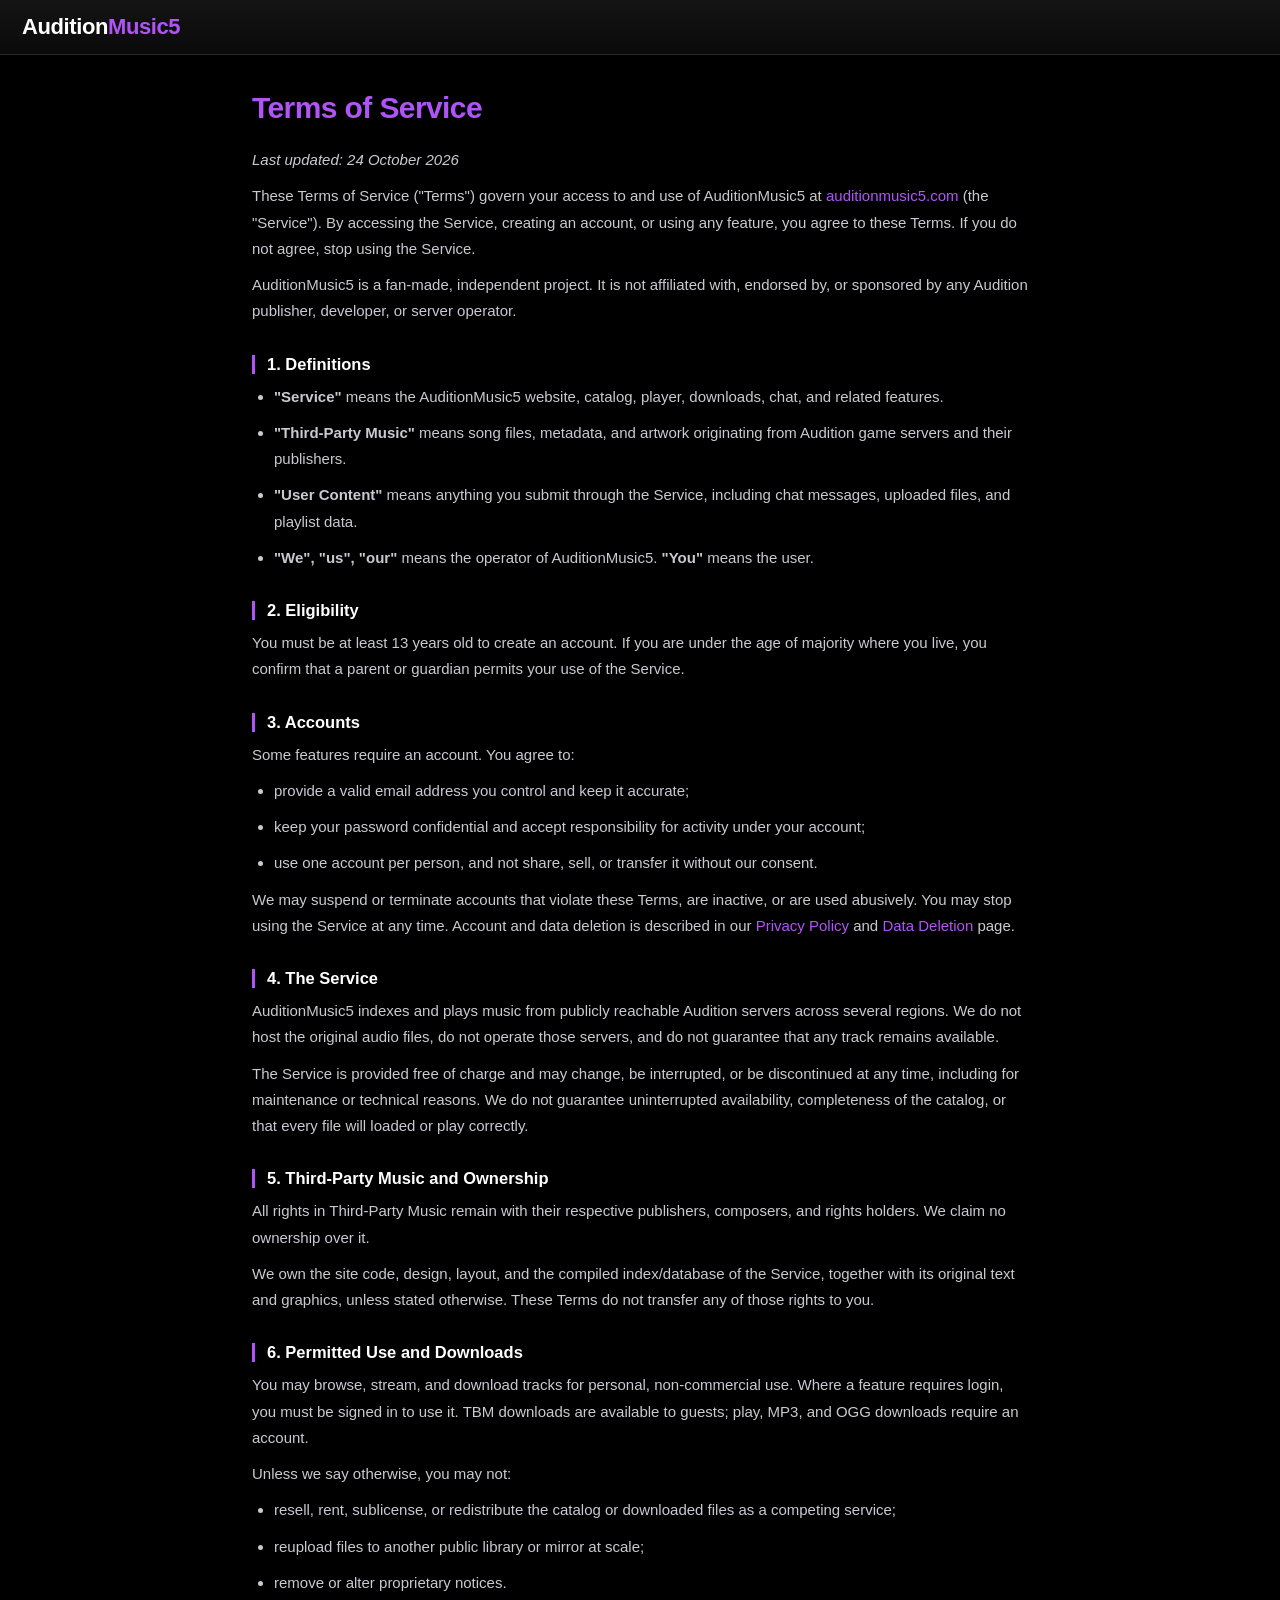
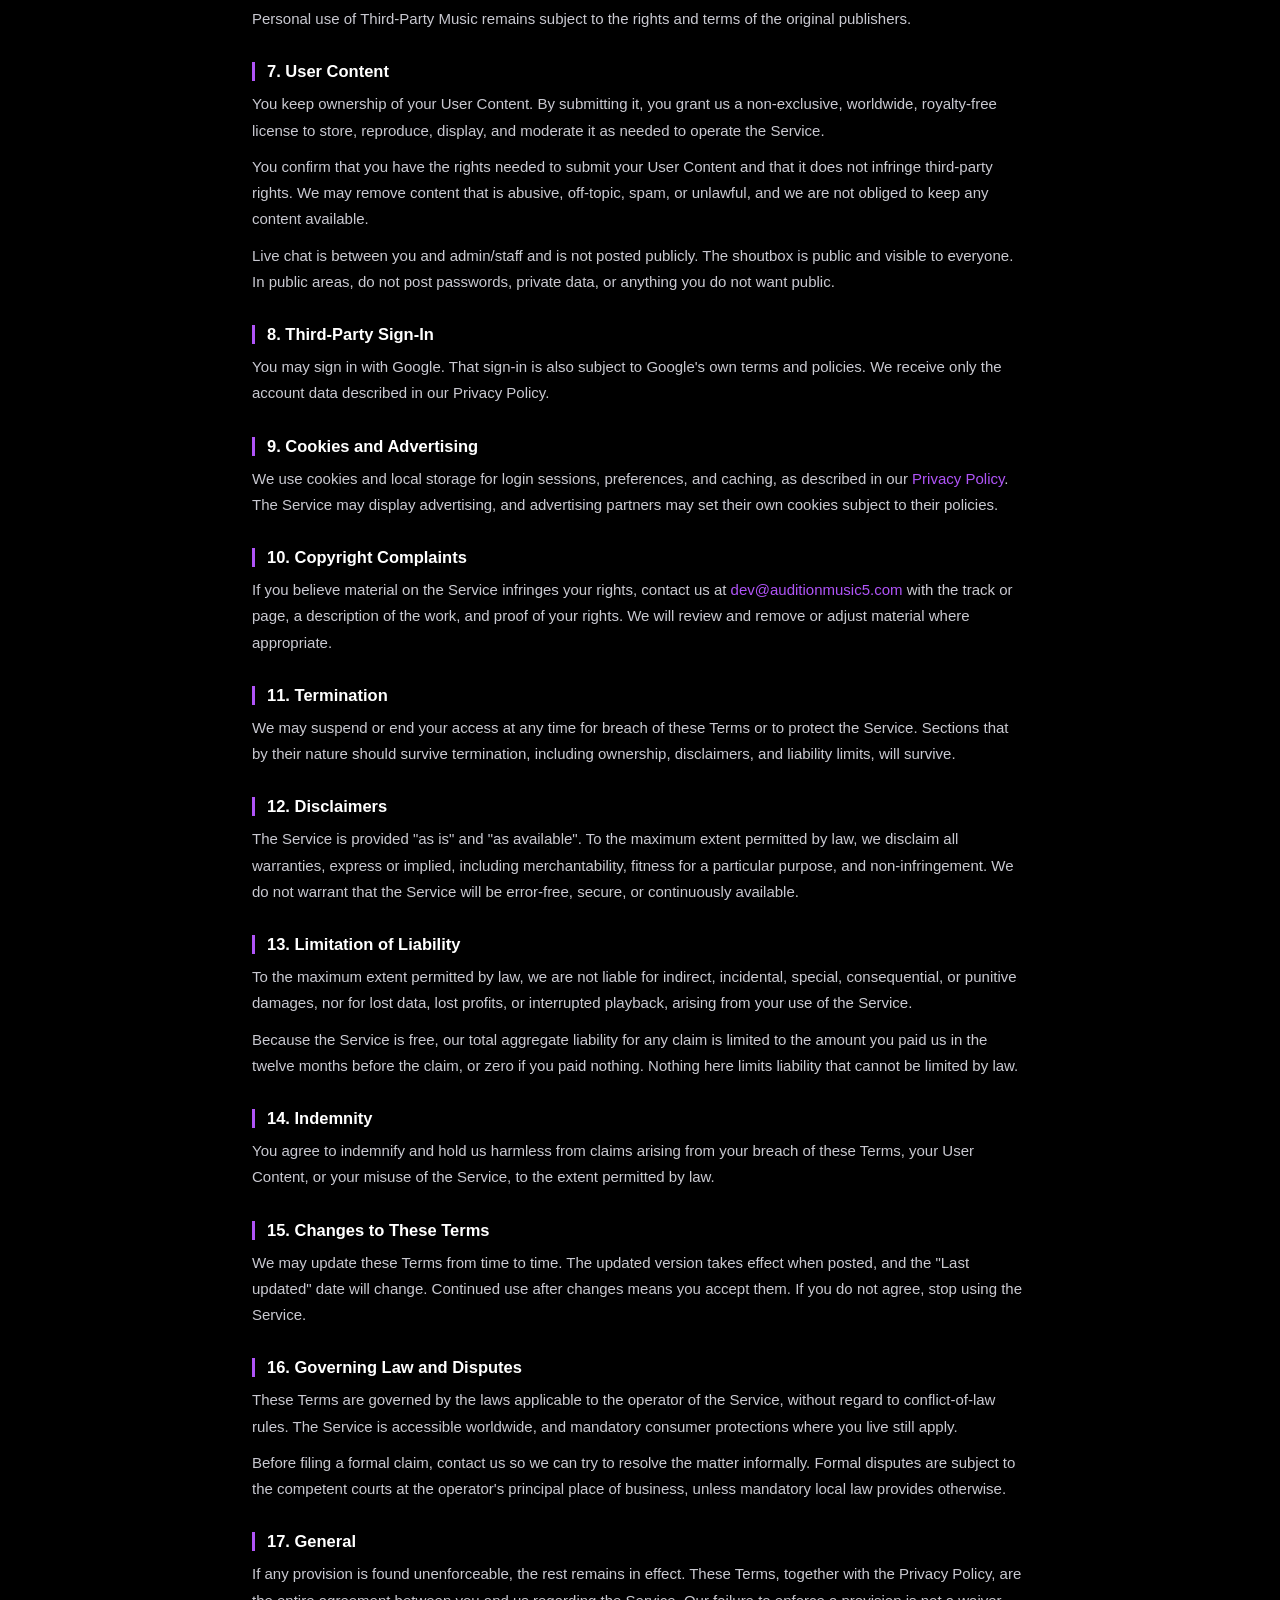
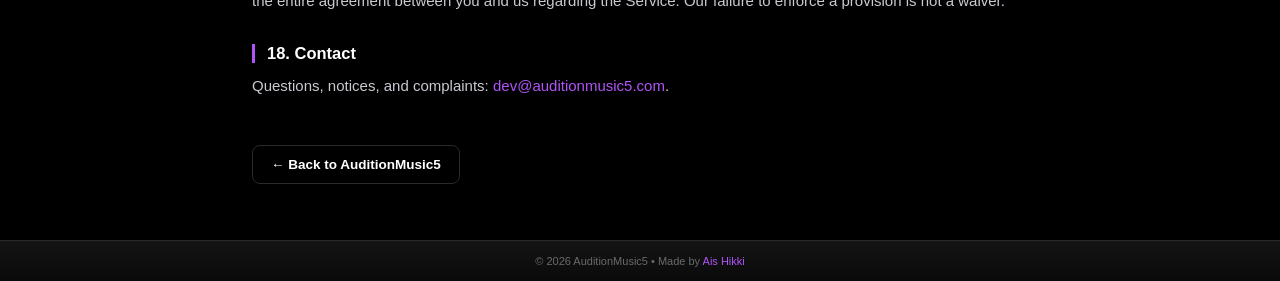
<file: terms.html>
<!DOCTYPE html>
<html lang="en">
<head>
<meta charset="utf-8">
<meta name="viewport" content="width=device-width, initial-scale=1">
<meta name="robots" content="noindex, follow" />
<title>Terms of Service - AuditionMusic5</title>
<link rel="canonical" href="https://auditionmusic5.com/terms.aspx">
<link rel="icon" href="image/favicon.ico" />
<link rel="apple-touch-icon-precomposed" sizes="57x57" href="image/apple-touch-icon-57x57.png" />
<link rel="apple-touch-icon-precomposed" sizes="60x60" href="image/apple-touch-icon-60x60.png" />
<link rel="apple-touch-icon-precomposed" sizes="72x72" href="image/apple-touch-icon-72x72.png" />
<link rel="apple-touch-icon-precomposed" sizes="76x76" href="image/apple-touch-icon-76x76.png" />
<link rel="apple-touch-icon-precomposed" sizes="114x114" href="image/apple-touch-icon-114x114.png" />
<link rel="apple-touch-icon-precomposed" sizes="120x120" href="image/apple-touch-icon-120x120.png" />
<link rel="apple-touch-icon-precomposed" sizes="144x144" href="image/apple-touch-icon-144x144.png" />
<link rel="apple-touch-icon-precomposed" sizes="152x152" href="image/apple-touch-icon-152x152.png" />
<link rel="apple-touch-icon" sizes="180x180" href="image/apple-touch-icon-180x180.png" />
<link rel="manifest" href="manifest.webmanifest" />
<style>
      :root {
        --bg: #000000;
        --panel: #121212;
        --rail: #2a2a2a;
        --text: #ffffff;
        --muted: #a7a7a7;
        --accent: #b054f8;
        --accent-2: #8b3dff;
      }
      * { box-sizing: border-box; }
      body {
        margin: 0;
        background: var(--bg);
        color: var(--text);
        -webkit-font-smoothing: antialiased;
        font-family: "Segoe UI", Roboto, Helvetica, Arial, sans-serif;
      }
      header {
        background: linear-gradient(180deg, #141414 0%, #0a0a0a 100%);
        padding: 14px 22px;
        border-bottom: 1px solid var(--rail);
        box-shadow: 0 2px 18px rgba(0, 0, 0, 0.6);
      }
      header h1 { margin: 0; font-size: 22px; font-weight: 800; letter-spacing: -0.4px; color: #fff; }
      header h1 span { color: var(--accent); }
      header h1 a { color: inherit; text-decoration: none; }
      .wrap { max-width: 820px; margin: 0 auto; padding: 36px 22px 56px; }
      .wrap h2.ttl { color: var(--accent); margin: 0 0 22px; padding: 0; border: 0; font-size: 30px; font-weight: 800; letter-spacing: -0.6px; }
      .wrap h2, .wrap h3 { margin: 30px 0 10px; padding-left: 12px; border-left: 3px solid var(--accent); color: #fff; }
      .wrap h2 { font-size: 19px; }
      .wrap h3 { font-size: 16.5px; }
      p, li { margin: 10px 0; color: #c9c9d1; font-size: 15px; line-height: 1.75; }
      ul { margin: 10px 0; padding-left: 22px; }
      li p { margin: 0 0 6px; }
      a { color: var(--accent); text-decoration: none; }
      /* link tanpa underline */
      .wrap p a:hover, .wrap li a:hover { text-decoration: none; }
      .back {
        display: inline-block;
        margin-top: 36px;
        padding: 11px 18px;
        border: 1px solid var(--rail);
        border-radius: 8px;
        color: #fff;
        font-size: 13.5px;
        font-weight: 600;
      }
      .back:hover { border-color: var(--accent); text-decoration: none; }
      footer {
        text-align: center;
        font-size: 11px;
        color: #6a6a6a;
        padding: 14px;
        background: linear-gradient(180deg, #141414 0%, #0a0a0a 100%);
        border-top: 1px solid var(--rail);
      }
      footer a { color: var(--accent); text-decoration: none; }
      footer a:hover { text-decoration: none; }
      @media (max-width: 560px) {
        header { padding: 12px 16px; }
        header h1 { font-size: 19px; }
        .wrap { padding: 26px 16px 44px; }
        .wrap h2.ttl { margin-bottom: 18px; font-size: 24px; letter-spacing: -0.4px; }
        .wrap h2 { font-size: 17.5px; }
        .wrap h3 { font-size: 15.5px; }
        p, li { font-size: 14.5px; line-height: 1.7; }
      }

</style>
</head>
<body>
<header><h1><a href="/">Audition<span>Music5</span></a></h1></header>
<main class="wrap">
<h2 class="ttl"><strong>Terms of Service</strong></h2>

<p><em>Last updated: 24 October 2026</em></p>

<p>These Terms of Service ("Terms") govern your access to and use of AuditionMusic5 at <a href="/">auditionmusic5.com</a> (the "Service"). By accessing the Service, creating an account, or using any feature, you agree to these Terms. If you do not agree, stop using the Service.</p>

<p>AuditionMusic5 is a fan-made, independent project. It is not affiliated with, endorsed by, or sponsored by any Audition publisher, developer, or server operator.</p>

<h3><strong>1. Definitions</strong></h3>
<ul>
  <li><strong>"Service"</strong> means the AuditionMusic5 website, catalog, player, downloads, chat, and related features.</li>
  <li><strong>"Third-Party Music"</strong> means song files, metadata, and artwork originating from Audition game servers and their publishers.</li>
  <li><strong>"User Content"</strong> means anything you submit through the Service, including chat messages, uploaded files, and playlist data.</li>
  <li><strong>"We", "us", "our"</strong> means the operator of AuditionMusic5. <strong>"You"</strong> means the user.</li>
</ul>

<h3><strong>2. Eligibility</strong></h3>
<p>You must be at least 13 years old to create an account. If you are under the age of majority where you live, you confirm that a parent or guardian permits your use of the Service.</p>

<h3><strong>3. Accounts</strong></h3>
<p>Some features require an account. You agree to:</p>
<ul>
  <li>provide a valid email address you control and keep it accurate;</li>
  <li>keep your password confidential and accept responsibility for activity under your account;</li>
  <li>use one account per person, and not share, sell, or transfer it without our consent.</li>
</ul>
<p>We may suspend or terminate accounts that violate these Terms, are inactive, or are used abusively. You may stop using the Service at any time. Account and data deletion is described in our <a href="/privacy.aspx" target="_blank" rel="noopener">Privacy Policy</a> and <a href="/data-deletion.aspx" target="_blank" rel="noopener">Data Deletion</a> page.</p>

<h3><strong>4. The Service</strong></h3>
<p>AuditionMusic5 indexes and plays music from publicly reachable Audition servers across several regions. We do not host the original audio files, do not operate those servers, and do not guarantee that any track remains available.</p>
<p>The Service is provided free of charge and may change, be interrupted, or be discontinued at any time, including for maintenance or technical reasons. We do not guarantee uninterrupted availability, completeness of the catalog, or that every file will loaded or play correctly.</p>

<h3><strong>5. Third-Party Music and Ownership</strong></h3>
<p>All rights in Third-Party Music remain with their respective publishers, composers, and rights holders. We claim no ownership over it.</p>
<p>We own the site code, design, layout, and the compiled index/database of the Service, together with its original text and graphics, unless stated otherwise. These Terms do not transfer any of those rights to you.</p>

<h3><strong>6. Permitted Use and Downloads</strong></h3>
<p>You may browse, stream, and download tracks for personal, non-commercial use. Where a feature requires login, you must be signed in to use it. TBM downloads are available to guests; play, MP3, and OGG downloads require an account.</p>
<p>Unless we say otherwise, you may not:</p>
<ul>
  <li>resell, rent, sublicense, or redistribute the catalog or downloaded files as a competing service;</li>
  <li>reupload files to another public library or mirror at scale;</li>
  <li>remove or alter proprietary notices.</li>
</ul>
<p>Personal use of Third-Party Music remains subject to the rights and terms of the original publishers.</p>

<h3><strong>7. User Content</strong></h3>
<p>You keep ownership of your User Content. By submitting it, you grant us a non-exclusive, worldwide, royalty-free license to store, reproduce, display, and moderate it as needed to operate the Service.</p>
<p>You confirm that you have the rights needed to submit your User Content and that it does not infringe third-party rights. We may remove content that is abusive, off-topic, spam, or unlawful, and we are not obliged to keep any content available.</p>
<p>Live chat is between you and admin/staff and is not posted publicly. The shoutbox is public and visible to everyone. In public areas, do not post passwords, private data, or anything you do not want public.</p>

<h3><strong>8. Third-Party Sign-In</strong></h3>
<p>You may sign in with Google. That sign-in is also subject to Google's own terms and policies. We receive only the account data described in our Privacy Policy.</p>

<h3><strong>9. Cookies and Advertising</strong></h3>
<p>We use cookies and local storage for login sessions, preferences, and caching, as described in our <a href="/privacy.aspx" target="_blank" rel="noopener">Privacy Policy</a>. The Service may display advertising, and advertising partners may set their own cookies subject to their policies.</p>

<h3><strong>10. Copyright Complaints</strong></h3>
<p>If you believe material on the Service infringes your rights, contact us at <a href="mailto:dev@auditionmusic5.com">dev@auditionmusic5.com</a> with the track or page, a description of the work, and proof of your rights. We will review and remove or adjust material where appropriate.</p>

<h3><strong>11. Termination</strong></h3>
<p>We may suspend or end your access at any time for breach of these Terms or to protect the Service. Sections that by their nature should survive termination, including ownership, disclaimers, and liability limits, will survive.</p>

<h3><strong>12. Disclaimers</strong></h3>
<p>The Service is provided "as is" and "as available". To the maximum extent permitted by law, we disclaim all warranties, express or implied, including merchantability, fitness for a particular purpose, and non-infringement. We do not warrant that the Service will be error-free, secure, or continuously available.</p>

<h3><strong>13. Limitation of Liability</strong></h3>
<p>To the maximum extent permitted by law, we are not liable for indirect, incidental, special, consequential, or punitive damages, nor for lost data, lost profits, or interrupted playback, arising from your use of the Service.</p>
<p>Because the Service is free, our total aggregate liability for any claim is limited to the amount you paid us in the twelve months before the claim, or zero if you paid nothing. Nothing here limits liability that cannot be limited by law.</p>

<h3><strong>14. Indemnity</strong></h3>
<p>You agree to indemnify and hold us harmless from claims arising from your breach of these Terms, your User Content, or your misuse of the Service, to the extent permitted by law.</p>

<h3><strong>15. Changes to These Terms</strong></h3>
<p>We may update these Terms from time to time. The updated version takes effect when posted, and the "Last updated" date will change. Continued use after changes means you accept them. If you do not agree, stop using the Service.</p>

<h3><strong>16. Governing Law and Disputes</strong></h3>
<p>These Terms are governed by the laws applicable to the operator of the Service, without regard to conflict-of-law rules. The Service is accessible worldwide, and mandatory consumer protections where you live still apply.</p>
<p>Before filing a formal claim, contact us so we can try to resolve the matter informally. Formal disputes are subject to the competent courts at the operator's principal place of business, unless mandatory local law provides otherwise.</p>

<h3><strong>17. General</strong></h3>
<p>If any provision is found unenforceable, the rest remains in effect. These Terms, together with the Privacy Policy, are the entire agreement between you and us regarding the Service. Our failure to enforce a provision is not a waiver.</p>

<h3><strong>18. Contact</strong></h3>
<p>Questions, notices, and complaints: <a href="mailto:dev@auditionmusic5.com">dev@auditionmusic5.com</a>.</p>

<a class="back" href="/">&larr; Back to AuditionMusic5</a>
</main>
<footer>&copy; <span id="yr">2026</span> AuditionMusic5 &bull; Made by <a href="https://www.facebook.com/raiszhe">Ais Hikki</a></footer>
<script>document.getElementById("yr").textContent = new Date().getFullYear();</script>
</body>
</html>
</file>
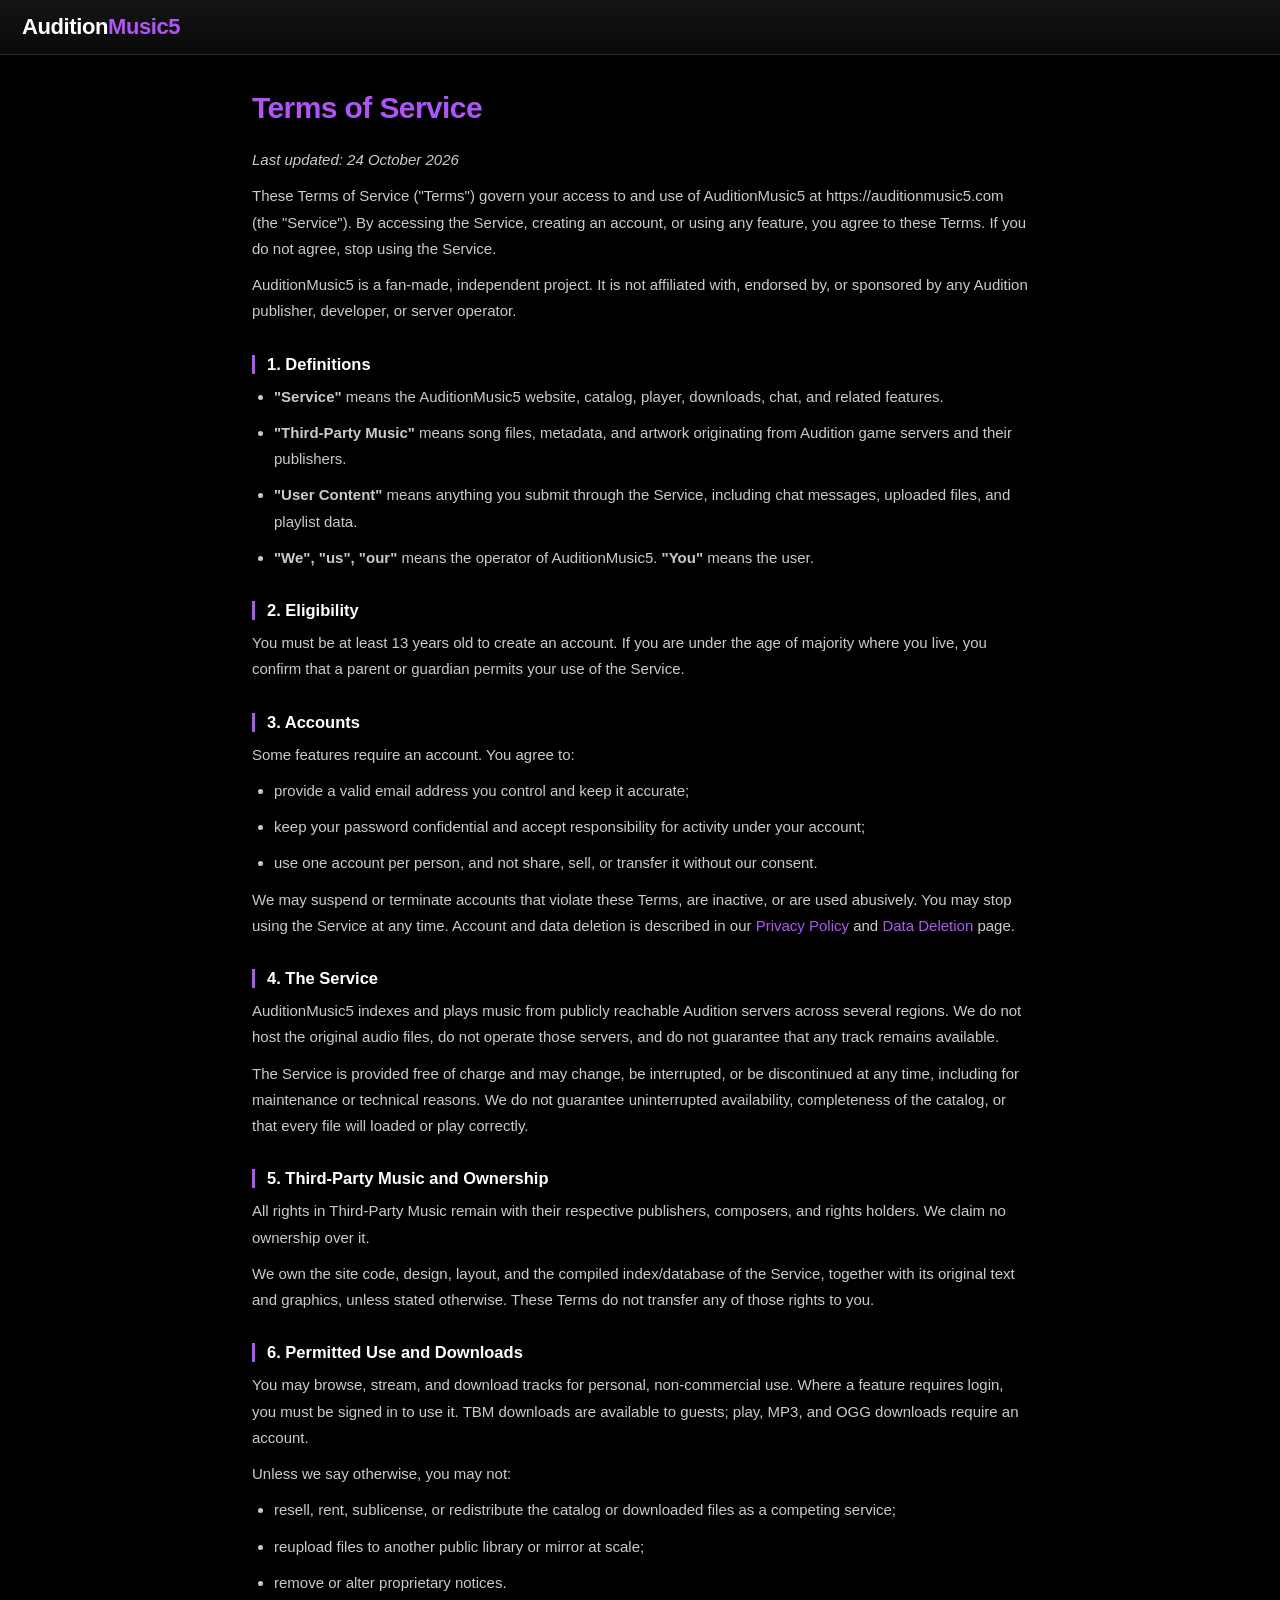
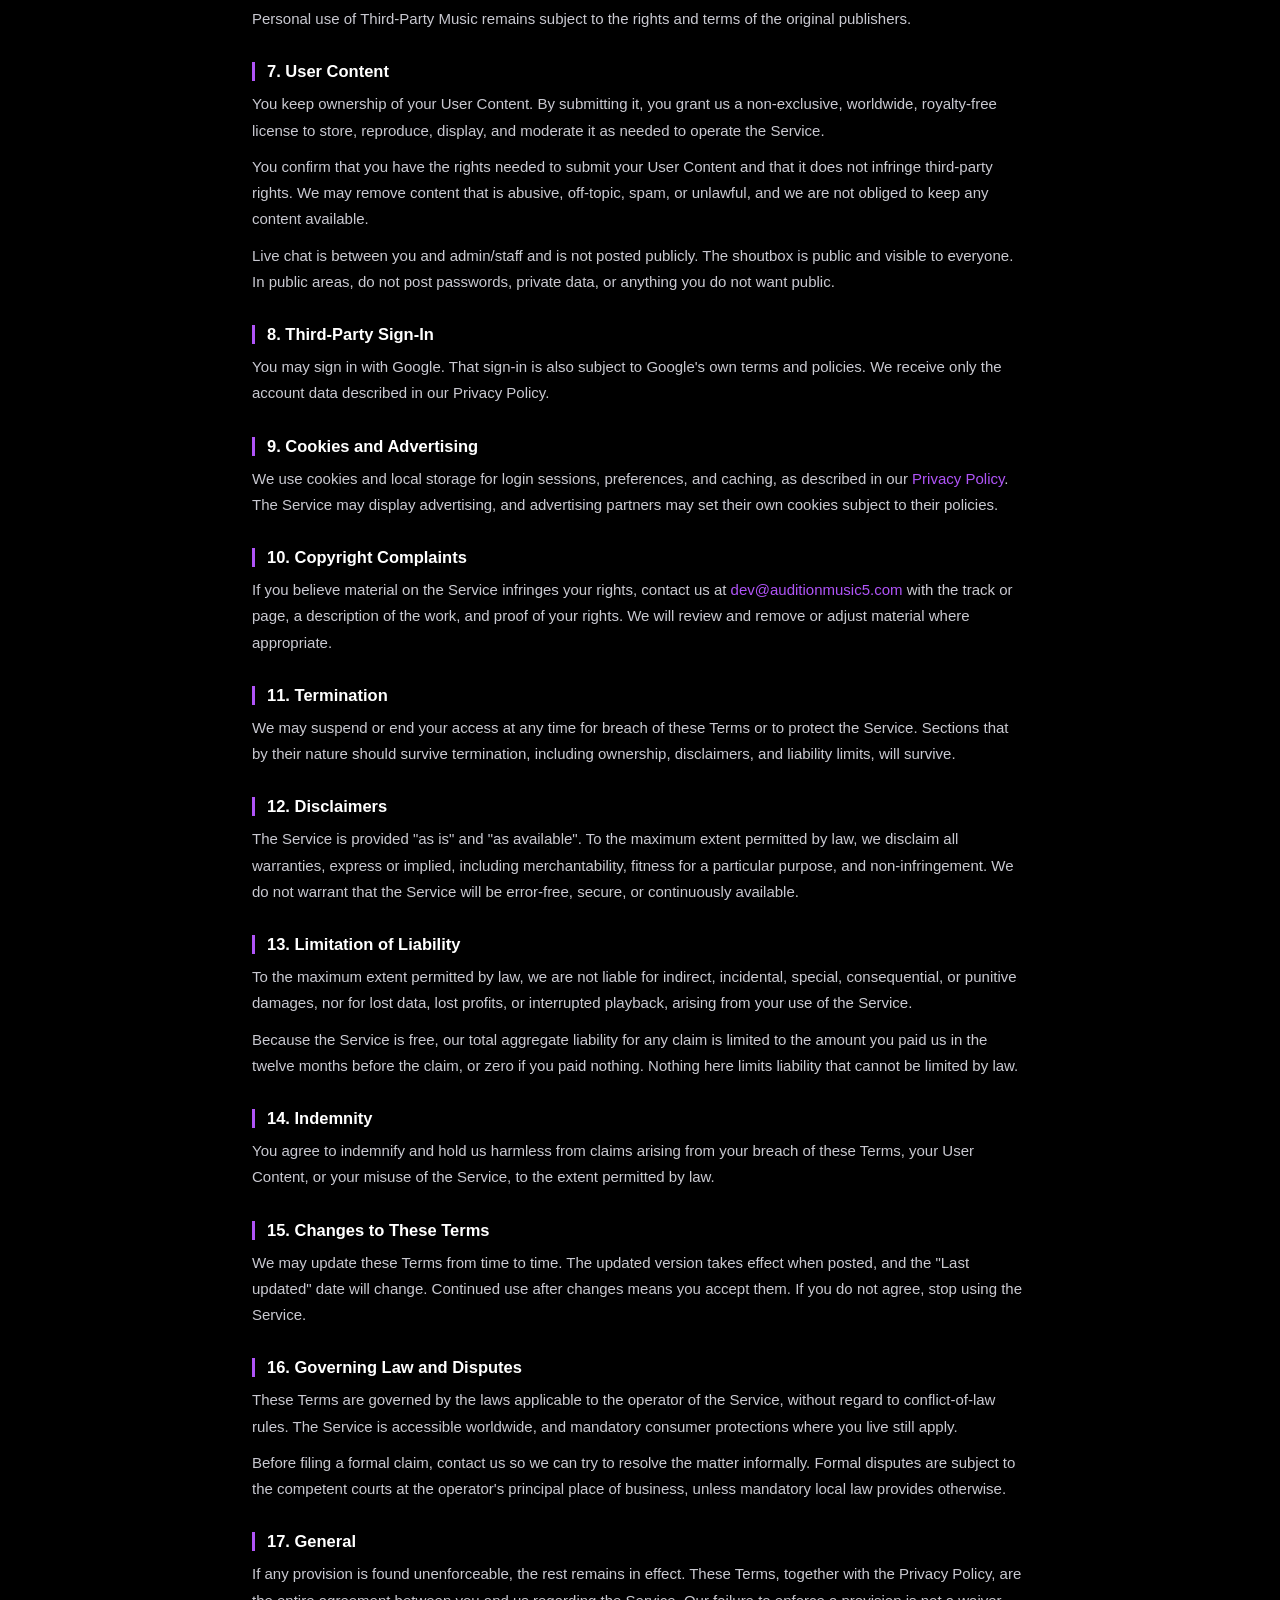
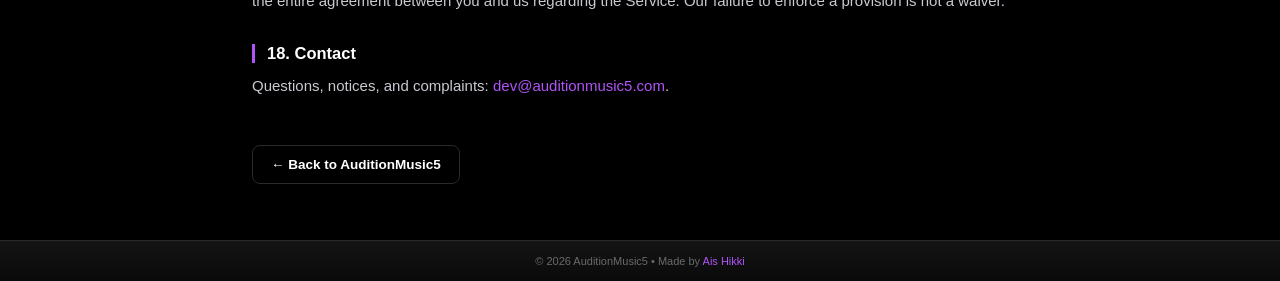
<file: tos.html>
<!DOCTYPE html>
<html lang="en">
<head>
<meta charset="utf-8">
<meta name="viewport" content="width=device-width, initial-scale=1">
<meta name="robots" content="noindex, follow" />
<title>Terms of Service - AuditionMusic5</title>
<link rel="canonical" href="https://auditionmusic5.com/tos.aspx">
<link rel="icon" href="image/favicon.ico" />
<link rel="apple-touch-icon-precomposed" sizes="57x57" href="image/apple-touch-icon-57x57.png" />
<link rel="apple-touch-icon-precomposed" sizes="60x60" href="image/apple-touch-icon-60x60.png" />
<link rel="apple-touch-icon-precomposed" sizes="72x72" href="image/apple-touch-icon-72x72.png" />
<link rel="apple-touch-icon-precomposed" sizes="76x76" href="image/apple-touch-icon-76x76.png" />
<link rel="apple-touch-icon-precomposed" sizes="114x114" href="image/apple-touch-icon-114x114.png" />
<link rel="apple-touch-icon-precomposed" sizes="120x120" href="image/apple-touch-icon-120x120.png" />
<link rel="apple-touch-icon-precomposed" sizes="144x144" href="image/apple-touch-icon-144x144.png" />
<link rel="apple-touch-icon-precomposed" sizes="152x152" href="image/apple-touch-icon-152x152.png" />
<link rel="apple-touch-icon" sizes="180x180" href="image/apple-touch-icon-180x180.png" />
<link rel="manifest" href="manifest.webmanifest" />
<style>
      :root {
        --bg: #000000;
        --panel: #121212;
        --rail: #2a2a2a;
        --text: #ffffff;
        --muted: #a7a7a7;
        --accent: #b054f8;
        --accent-2: #8b3dff;
      }
      * { box-sizing: border-box; }
      body {
        margin: 0;
        background: var(--bg);
        color: var(--text);
        -webkit-font-smoothing: antialiased;
        font-family: "Segoe UI", Roboto, Helvetica, Arial, sans-serif;
      }
      header {
        background: linear-gradient(180deg, #141414 0%, #0a0a0a 100%);
        padding: 14px 22px;
        border-bottom: 1px solid var(--rail);
        box-shadow: 0 2px 18px rgba(0, 0, 0, 0.6);
      }
      header h1 { margin: 0; font-size: 22px; font-weight: 800; letter-spacing: -0.4px; color: #fff; }
      header h1 span { color: var(--accent); }
      header h1 a { color: inherit; text-decoration: none; }
      .wrap { max-width: 820px; margin: 0 auto; padding: 36px 22px 56px; }
      .wrap h2.ttl { color: var(--accent); margin: 0 0 22px; padding: 0; border: 0; font-size: 30px; font-weight: 800; letter-spacing: -0.6px; }
      .wrap h2, .wrap h3 { margin: 30px 0 10px; padding-left: 12px; border-left: 3px solid var(--accent); color: #fff; }
      .wrap h2 { font-size: 19px; }
      .wrap h3 { font-size: 16.5px; }
      p, li { margin: 10px 0; color: #c9c9d1; font-size: 15px; line-height: 1.75; }
      ul { margin: 10px 0; padding-left: 22px; }
      li p { margin: 0 0 6px; }
      a { color: var(--accent); text-decoration: none; }
      /* link tanpa underline */
      .wrap p a:hover, .wrap li a:hover { text-decoration: none; }
      .back {
        display: inline-block;
        margin-top: 36px;
        padding: 11px 18px;
        border: 1px solid var(--rail);
        border-radius: 8px;
        color: #fff;
        font-size: 13.5px;
        font-weight: 600;
      }
      .back:hover { border-color: var(--accent); text-decoration: none; }
      footer {
        text-align: center;
        font-size: 11px;
        color: #6a6a6a;
        padding: 14px;
        background: linear-gradient(180deg, #141414 0%, #0a0a0a 100%);
        border-top: 1px solid var(--rail);
      }
      footer a { color: var(--accent); text-decoration: none; }
      footer a:hover { text-decoration: none; }
      @media (max-width: 560px) {
        header { padding: 12px 16px; }
        header h1 { font-size: 19px; }
        .wrap { padding: 26px 16px 44px; }
        .wrap h2.ttl { margin-bottom: 18px; font-size: 24px; letter-spacing: -0.4px; }
        .wrap h2 { font-size: 17.5px; }
        .wrap h3 { font-size: 15.5px; }
        p, li { font-size: 14.5px; line-height: 1.7; }
      }

</style>
</head>
<body>
<header><h1><a href="/">Audition<span>Music5</span></a></h1></header>
<main class="wrap">
<h2 class="ttl"><strong>Terms of Service</strong></h2>

<p><em>Last updated: 24 October 2026</em></p>

<p>These Terms of Service ("Terms") govern your access to and use of AuditionMusic5 at https://auditionmusic5.com (the "Service"). By accessing the Service, creating an account, or using any feature, you agree to these Terms. If you do not agree, stop using the Service.</p>

<p>AuditionMusic5 is a fan-made, independent project. It is not affiliated with, endorsed by, or sponsored by any Audition publisher, developer, or server operator.</p>

<h3><strong>1. Definitions</strong></h3>
<ul>
  <li><strong>"Service"</strong> means the AuditionMusic5 website, catalog, player, downloads, chat, and related features.</li>
  <li><strong>"Third-Party Music"</strong> means song files, metadata, and artwork originating from Audition game servers and their publishers.</li>
  <li><strong>"User Content"</strong> means anything you submit through the Service, including chat messages, uploaded files, and playlist data.</li>
  <li><strong>"We", "us", "our"</strong> means the operator of AuditionMusic5. <strong>"You"</strong> means the user.</li>
</ul>

<h3><strong>2. Eligibility</strong></h3>
<p>You must be at least 13 years old to create an account. If you are under the age of majority where you live, you confirm that a parent or guardian permits your use of the Service.</p>

<h3><strong>3. Accounts</strong></h3>
<p>Some features require an account. You agree to:</p>
<ul>
  <li>provide a valid email address you control and keep it accurate;</li>
  <li>keep your password confidential and accept responsibility for activity under your account;</li>
  <li>use one account per person, and not share, sell, or transfer it without our consent.</li>
</ul>
<p>We may suspend or terminate accounts that violate these Terms, are inactive, or are used abusively. You may stop using the Service at any time. Account and data deletion is described in our <a href="/privacy.aspx" target="_blank" rel="noopener">Privacy Policy</a> and <a href="/data-deletion.aspx" target="_blank" rel="noopener">Data Deletion</a> page.</p>

<h3><strong>4. The Service</strong></h3>
<p>AuditionMusic5 indexes and plays music from publicly reachable Audition servers across several regions. We do not host the original audio files, do not operate those servers, and do not guarantee that any track remains available.</p>
<p>The Service is provided free of charge and may change, be interrupted, or be discontinued at any time, including for maintenance or technical reasons. We do not guarantee uninterrupted availability, completeness of the catalog, or that every file will loaded or play correctly.</p>

<h3><strong>5. Third-Party Music and Ownership</strong></h3>
<p>All rights in Third-Party Music remain with their respective publishers, composers, and rights holders. We claim no ownership over it.</p>
<p>We own the site code, design, layout, and the compiled index/database of the Service, together with its original text and graphics, unless stated otherwise. These Terms do not transfer any of those rights to you.</p>

<h3><strong>6. Permitted Use and Downloads</strong></h3>
<p>You may browse, stream, and download tracks for personal, non-commercial use. Where a feature requires login, you must be signed in to use it. TBM downloads are available to guests; play, MP3, and OGG downloads require an account.</p>
<p>Unless we say otherwise, you may not:</p>
<ul>
  <li>resell, rent, sublicense, or redistribute the catalog or downloaded files as a competing service;</li>
  <li>reupload files to another public library or mirror at scale;</li>
  <li>remove or alter proprietary notices.</li>
</ul>
<p>Personal use of Third-Party Music remains subject to the rights and terms of the original publishers.</p>

<h3><strong>7. User Content</strong></h3>
<p>You keep ownership of your User Content. By submitting it, you grant us a non-exclusive, worldwide, royalty-free license to store, reproduce, display, and moderate it as needed to operate the Service.</p>
<p>You confirm that you have the rights needed to submit your User Content and that it does not infringe third-party rights. We may remove content that is abusive, off-topic, spam, or unlawful, and we are not obliged to keep any content available.</p>
<p>Live chat is between you and admin/staff and is not posted publicly. The shoutbox is public and visible to everyone. In public areas, do not post passwords, private data, or anything you do not want public.</p>

<h3><strong>8. Third-Party Sign-In</strong></h3>
<p>You may sign in with Google. That sign-in is also subject to Google's own terms and policies. We receive only the account data described in our Privacy Policy.</p>

<h3><strong>9. Cookies and Advertising</strong></h3>
<p>We use cookies and local storage for login sessions, preferences, and caching, as described in our <a href="/privacy.aspx" target="_blank" rel="noopener">Privacy Policy</a>. The Service may display advertising, and advertising partners may set their own cookies subject to their policies.</p>

<h3><strong>10. Copyright Complaints</strong></h3>
<p>If you believe material on the Service infringes your rights, contact us at <a href="mailto:dev@auditionmusic5.com">dev@auditionmusic5.com</a> with the track or page, a description of the work, and proof of your rights. We will review and remove or adjust material where appropriate.</p>

<h3><strong>11. Termination</strong></h3>
<p>We may suspend or end your access at any time for breach of these Terms or to protect the Service. Sections that by their nature should survive termination, including ownership, disclaimers, and liability limits, will survive.</p>

<h3><strong>12. Disclaimers</strong></h3>
<p>The Service is provided "as is" and "as available". To the maximum extent permitted by law, we disclaim all warranties, express or implied, including merchantability, fitness for a particular purpose, and non-infringement. We do not warrant that the Service will be error-free, secure, or continuously available.</p>

<h3><strong>13. Limitation of Liability</strong></h3>
<p>To the maximum extent permitted by law, we are not liable for indirect, incidental, special, consequential, or punitive damages, nor for lost data, lost profits, or interrupted playback, arising from your use of the Service.</p>
<p>Because the Service is free, our total aggregate liability for any claim is limited to the amount you paid us in the twelve months before the claim, or zero if you paid nothing. Nothing here limits liability that cannot be limited by law.</p>

<h3><strong>14. Indemnity</strong></h3>
<p>You agree to indemnify and hold us harmless from claims arising from your breach of these Terms, your User Content, or your misuse of the Service, to the extent permitted by law.</p>

<h3><strong>15. Changes to These Terms</strong></h3>
<p>We may update these Terms from time to time. The updated version takes effect when posted, and the "Last updated" date will change. Continued use after changes means you accept them. If you do not agree, stop using the Service.</p>

<h3><strong>16. Governing Law and Disputes</strong></h3>
<p>These Terms are governed by the laws applicable to the operator of the Service, without regard to conflict-of-law rules. The Service is accessible worldwide, and mandatory consumer protections where you live still apply.</p>
<p>Before filing a formal claim, contact us so we can try to resolve the matter informally. Formal disputes are subject to the competent courts at the operator's principal place of business, unless mandatory local law provides otherwise.</p>

<h3><strong>17. General</strong></h3>
<p>If any provision is found unenforceable, the rest remains in effect. These Terms, together with the Privacy Policy, are the entire agreement between you and us regarding the Service. Our failure to enforce a provision is not a waiver.</p>

<h3><strong>18. Contact</strong></h3>
<p>Questions, notices, and complaints: <a href="mailto:dev@auditionmusic5.com">dev@auditionmusic5.com</a>.</p>

<a class="back" href="/">&larr; Back to AuditionMusic5</a>
</main>
<footer>&copy; <span id="yr">2026</span> AuditionMusic5 &bull; Made by <a href="https://www.facebook.com/raiszhe" target="_blank">Ais Hikki</a></footer>
<script>document.getElementById("yr").textContent = new Date().getFullYear();</script>
</body>
</html>
</file>
